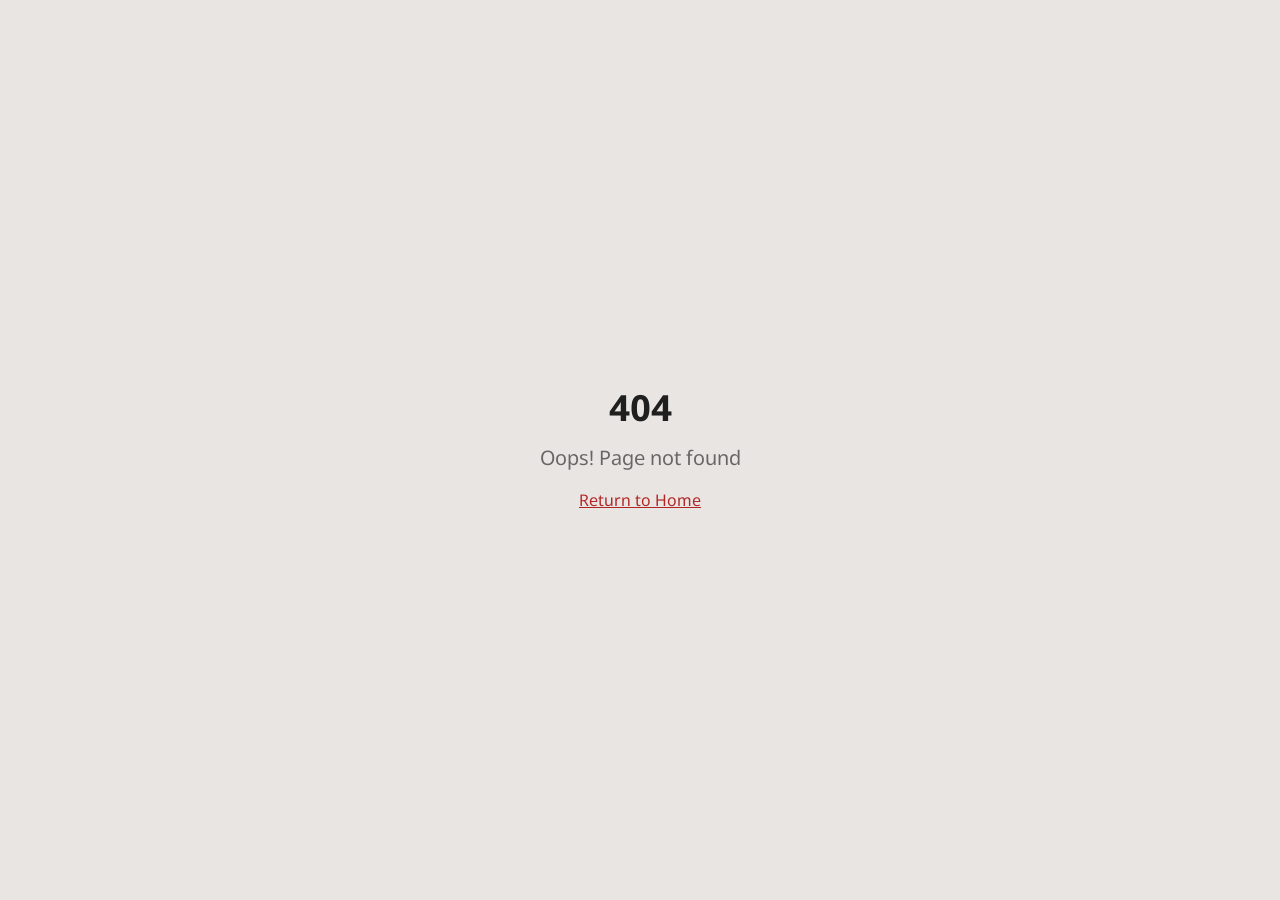
<file: index.html>
<!doctype html>
<html lang="he" dir="rtl">
  <head>
    <meta charset="UTF-8" />
    <meta name="viewport" content="width=device-width, initial-scale=1.0" />
    <title>יובל 50 שנה לאוגוסט 1976 | גדוד 890</title>
    <meta name="description" content="אתר המפגש של יובל 50 שנה למחזור אוגוסט 1976 של גדוד 890 – פרטי האירוע, תוכנית הערב, הוספה ליומן וגלריית זיכרונות.">
    <meta name="author" content="גדוד 890" />

    
    
    <meta property="og:type" content="website" />

    <link rel="preconnect" href="https://fonts.googleapis.com">
    <link rel="preconnect" href="https://fonts.gstatic.com" crossorigin>
    <link href="https://fonts.googleapis.com/css2?family=Noto+Sans+Hebrew:wght@400;500;600;700;800;900&display=swap" rel="stylesheet">
    <meta property="og:title" content="יובל 50 שנה לאוגוסט 1976 | גדוד 890">
  <meta name="twitter:title" content="יובל 50 שנה לאוגוסט 1976 | גדוד 890">
  <meta property="og:description" content="אתר המפגש של יובל 50 שנה למחזור אוגוסט 1976 של גדוד 890 – פרטי האירוע, תוכנית הערב, הוספה ליומן וגלריית זיכרונות.">
  <meta name="twitter:description" content="אתר המפגש של יובל 50 שנה למחזור אוגוסט 1976 של גדוד 890 – פרטי האירוע, תוכנית הערב, הוספה ליומן וגלריית זיכרונות.">
  <meta property="og:image" content="https://pub-bb2e103a32db4e198524a2e9ed8f35b4.r2.dev/684adf5d-161c-4a4c-963f-5ecdc7f08a60/id-preview-b2a3dd49--408fadb8-6a3e-41e0-9c7b-fe7b3833964b.lovable.app-1774181332151.png">
  <meta name="twitter:image" content="https://pub-bb2e103a32db4e198524a2e9ed8f35b4.r2.dev/684adf5d-161c-4a4c-963f-5ecdc7f08a60/id-preview-b2a3dd49--408fadb8-6a3e-41e0-9c7b-fe7b3833964b.lovable.app-1774181332151.png">
  <meta name="twitter:card" content="summary_large_image">
  <script type="module" crossorigin src="/assets/index-BQGEaG_8.js"></script>
  <link rel="stylesheet" crossorigin href="/assets/index-g9Ngabo3.css">
</head>

  <body>
    <div id="root"></div>
  </body>
</html>
</file>
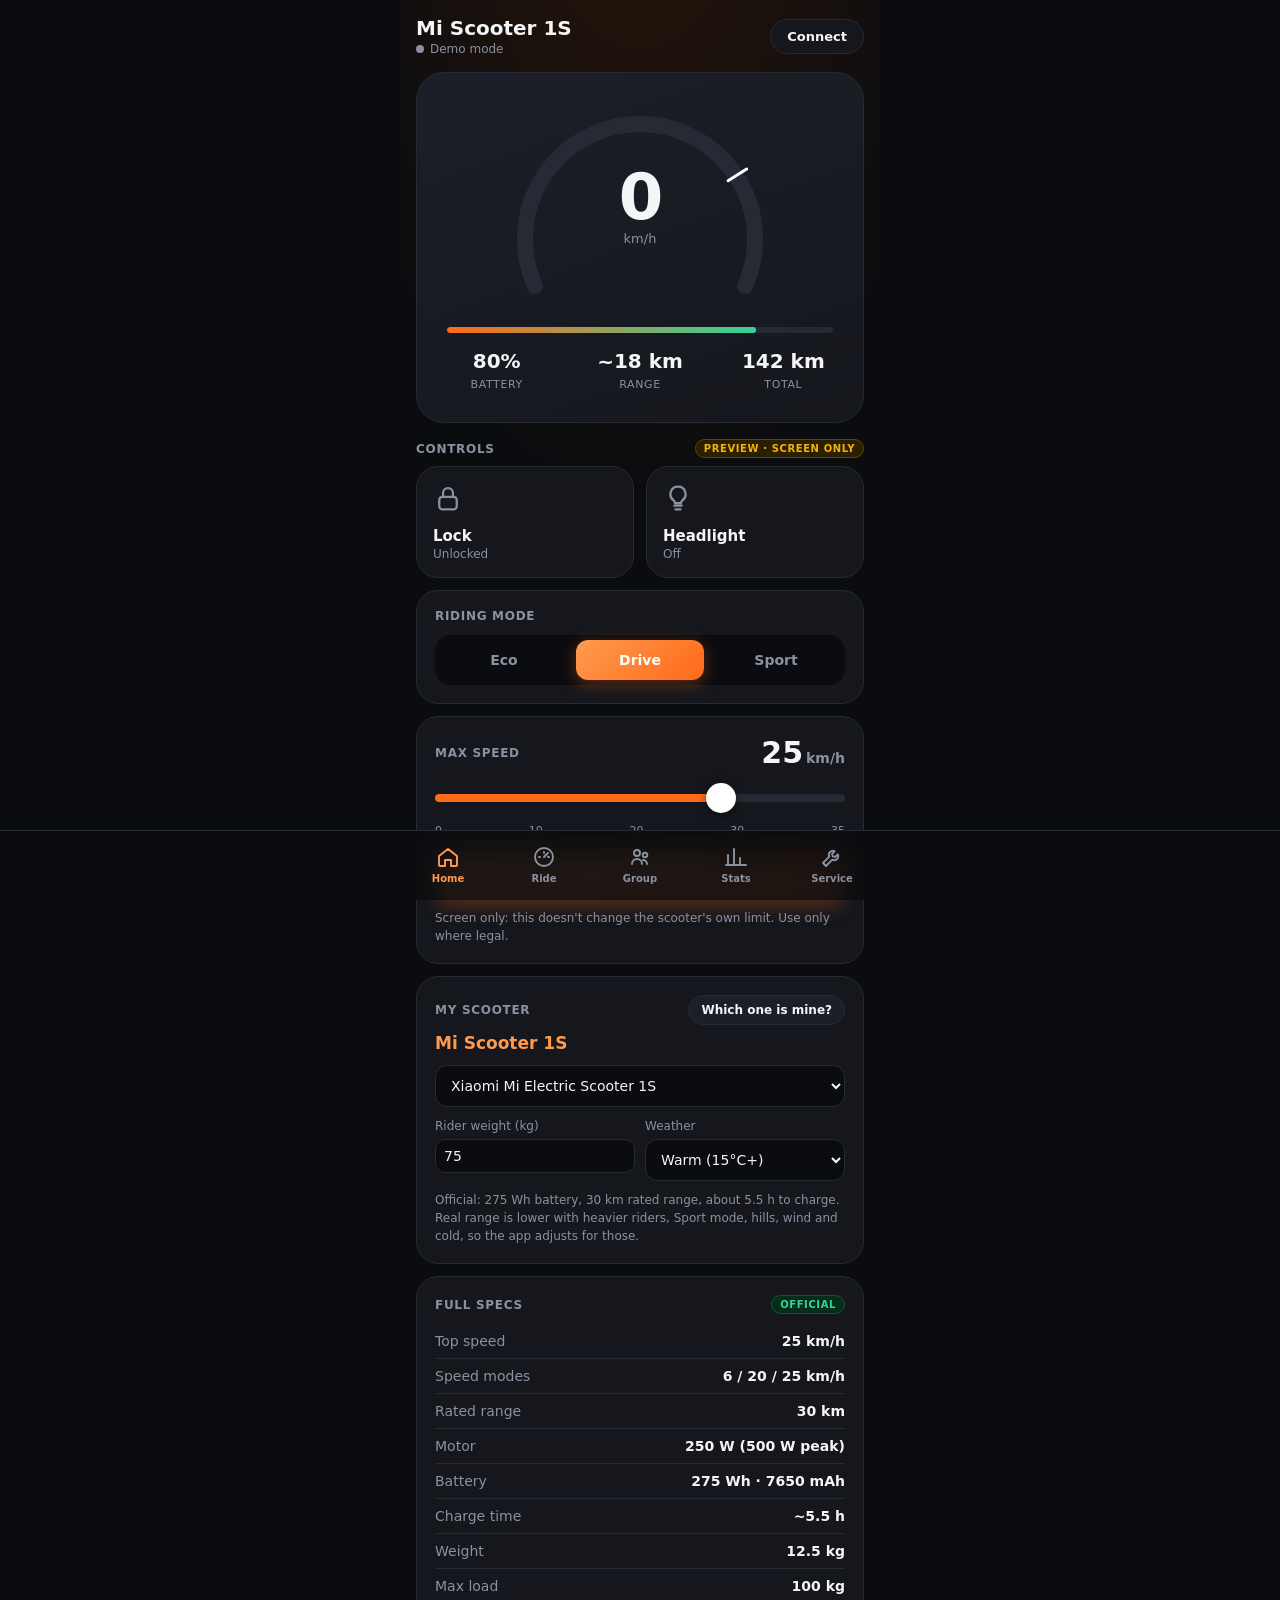
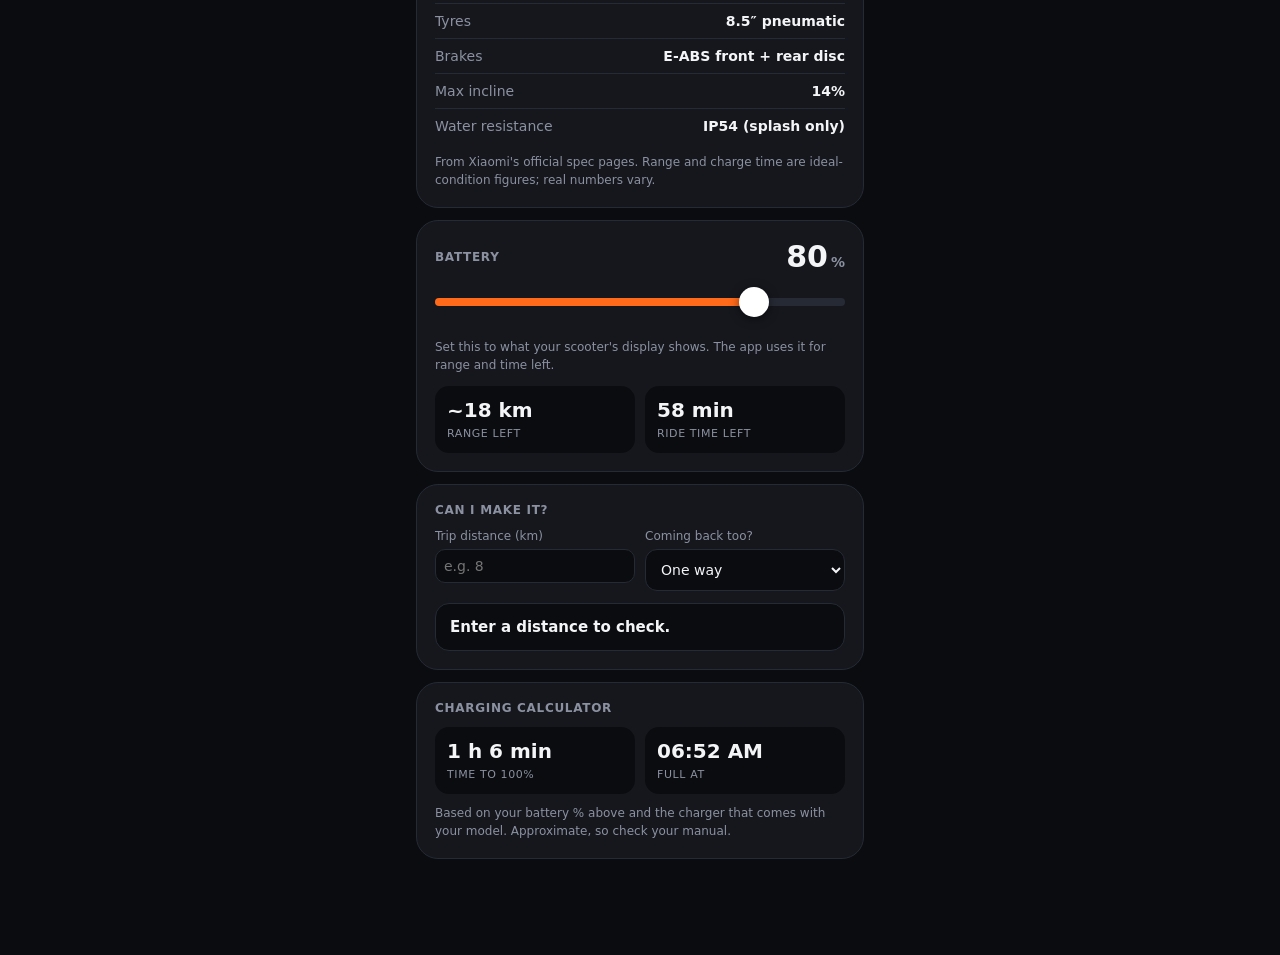
<file: scooter/index.html>
<!doctype html>
<html lang="en">
<head>
<meta charset="UTF-8">
<meta name="viewport" content="width=device-width, initial-scale=1, viewport-fit=cover, user-scalable=no">
<title>Scooter Home</title>
<meta name="theme-color" content="#0b0c10">
<link rel="manifest" href="manifest.webmanifest">
<link rel="icon" href="icon.svg" type="image/svg+xml">
<link rel="apple-touch-icon" href="icon-192.png">
<meta name="mobile-web-app-capable" content="yes">
<style>
:root{--bg:#0b0c10;--card:#15171d;--card2:#1c1f27;--line:#262a34;--tx:#f4f5f7;--mut:#8b91a0;--ac:#ff6a1a;--ac2:#ff9a4d;--ok:#34d399;--warn:#f5b301;--bad:#ef4444;color-scheme:dark}
@media (prefers-color-scheme:dark){:root:not([data-theme="light"]){--bg:#0b0c10}}
:root[data-theme="dark"]{--bg:#0b0c10}
*{box-sizing:border-box;-webkit-tap-highlight-color:transparent}
html,body{margin:0;background:var(--bg);color:var(--tx);font-family:system-ui,-apple-system,"Segoe UI",Roboto,sans-serif}
body{min-height:100vh;padding:max(16px,env(safe-area-inset-top)) 16px calc(96px + env(safe-area-inset-bottom));max-width:480px;margin:0 auto;background:radial-gradient(120% 50% at 50% -10%,#2a1608 0%,transparent 60%),var(--bg)}
header{display:flex;justify-content:space-between;align-items:center;margin-bottom:16px}
h1{font-size:20px;margin:0;font-weight:700}
h2{font-size:22px;margin:4px 0 14px;font-weight:800}
.sub{font-size:12px;color:var(--mut);margin-top:2px;display:flex;align-items:center;gap:6px}
.dot{width:8px;height:8px;border-radius:50%;background:var(--mut)}
.dot.on{background:var(--ok);box-shadow:0 0 8px var(--ok)}
.dot.rec{background:var(--bad);box-shadow:0 0 8px var(--bad);animation:bl 1s infinite}
@keyframes bl{50%{opacity:.3}}
.pill{border:1px solid var(--line);background:var(--card);color:var(--tx);border-radius:999px;padding:9px 16px;font:inherit;font-size:13px;font-weight:600}
button:active{transform:scale(.97)}
.hero{position:relative;background:linear-gradient(160deg,var(--card2),var(--card));border:1px solid var(--line);border-radius:28px;padding:18px 12px 20px;text-align:center;overflow:hidden}
.gauge{width:100%;max-width:300px;margin:0 auto;display:block}
.speed{position:absolute;left:0;right:0;top:92px;pointer-events:none}
.speed b{font-size:64px;font-weight:800;letter-spacing:-2px;line-height:1}
.speed span{display:block;color:var(--mut);font-size:13px;margin-top:2px}
.stats{display:grid;grid-template-columns:repeat(3,1fr);gap:8px;margin-top:6px}
.stat{padding:10px 4px}.stat b{display:block;font-size:20px;font-weight:700}
.stat span{font-size:11px;color:var(--mut);text-transform:uppercase;letter-spacing:.6px}
.bat{height:6px;background:var(--line);border-radius:9px;margin:6px 18px 0;overflow:hidden}
.bat i{display:block;height:100%;background:linear-gradient(90deg,var(--ac),var(--ok));border-radius:9px;transition:width .6s}
.grid{display:grid;grid-template-columns:1fr 1fr;gap:12px;margin-top:12px}
.tile{background:var(--card);border:1px solid var(--line);border-radius:22px;padding:16px;text-align:left;color:var(--tx);font:inherit;transition:.2s;display:flex;flex-direction:column;gap:14px;min-height:112px;justify-content:space-between}
.tile svg{width:30px;height:30px;stroke:var(--mut);fill:none;stroke-width:1.8;stroke-linecap:round;stroke-linejoin:round}
.tile .t{font-weight:600;font-size:15px}.tile .s{font-size:12px;color:var(--mut);margin-top:2px}
.tile.on{background:linear-gradient(150deg,#3a1d0b,#2a1608);border-color:#6b3513}
.tile.on svg{stroke:var(--ac2)}.tile.on .s{color:var(--ac2)}
.card{background:var(--card);border:1px solid var(--line);border-radius:22px;padding:18px;margin-top:12px}
.row{display:flex;justify-content:space-between;align-items:center;gap:10px}
.lbl{font-size:12px;color:var(--mut);text-transform:uppercase;letter-spacing:.7px;font-weight:600}
.big{font-size:30px;font-weight:800}.big small{font-size:14px;color:var(--mut);font-weight:600;margin-left:3px}
.modes{display:grid;grid-template-columns:repeat(3,1fr);gap:8px;margin-top:12px;background:var(--bg);padding:5px;border-radius:16px}
.modes button{border:0;background:transparent;color:var(--mut);padding:12px 0;border-radius:12px;font:inherit;font-weight:700;font-size:14px}
.modes button.on{background:linear-gradient(135deg,var(--ac2),var(--ac));color:#fff;box-shadow:0 4px 16px rgba(255,106,26,.35)}
input[type=range]{-webkit-appearance:none;appearance:none;width:100%;height:44px;background:transparent;margin:6px 0 0}
input[type=range]::-webkit-slider-runnable-track{height:8px;border-radius:9px;background:linear-gradient(90deg,var(--ac) var(--p,70%),var(--line) var(--p,70%))}
input[type=range]::-webkit-slider-thumb{-webkit-appearance:none;width:30px;height:30px;border-radius:50%;background:#fff;margin-top:-11px;box-shadow:0 2px 10px rgba(0,0,0,.5)}
input[type=range]::-moz-range-track{height:8px;border-radius:9px;background:var(--line)}
input[type=range]::-moz-range-progress{height:8px;border-radius:9px;background:var(--ac)}
input[type=range]::-moz-range-thumb{width:30px;height:30px;border:0;border-radius:50%;background:#fff}
.ticks{display:flex;justify-content:space-between;font-size:11px;color:var(--mut)}
.note{font-size:12px;color:var(--mut);line-height:1.5;margin-top:10px}
.btn{width:100%;margin-top:14px;border:0;border-radius:16px;padding:15px;font:inherit;font-weight:700;font-size:15px;color:#fff;background:linear-gradient(135deg,var(--ac2),var(--ac));box-shadow:0 6px 20px rgba(255,106,26,.3)}
.btn.sec{background:var(--card2);border:1px solid var(--line);box-shadow:none}
.btn.stop{background:linear-gradient(135deg,#f87171,#dc2626);box-shadow:0 6px 20px rgba(220,38,38,.3)}
.btn2{display:grid;grid-template-columns:1fr 1fr;gap:10px}.btn2 .btn{margin-top:10px}
.kv{display:grid;grid-template-columns:1fr 1fr;gap:10px;margin-top:12px}
.kv div{background:var(--bg);border-radius:14px;padding:12px}.kv b{display:block;font-size:20px}
.kv span{font-size:11px;color:var(--mut);text-transform:uppercase;letter-spacing:.6px}
.mi{padding:14px 0;border-top:1px solid var(--line)}.mi:first-child{border-top:0}
.mi .n{font-weight:600;font-size:14px}.mi .d{font-size:12px;color:var(--mut);margin-top:3px}
.mi .bar{height:5px;background:var(--line);border-radius:9px;margin-top:9px;overflow:hidden}.mi .bar i{display:block;height:100%;border-radius:9px;background:var(--ok)}
.mi.warn .bar i{background:var(--warn)}.mi.bad .bar i{background:var(--bad)}.mi.bad .d.st{color:#ff8b8b}
.small{border:1px solid var(--line);background:var(--card2);color:var(--tx);border-radius:999px;padding:7px 12px;font:inherit;font-size:12px;font-weight:600;white-space:nowrap}
.inp{width:96px;background:var(--bg);border:1px solid var(--line);color:var(--tx);border-radius:10px;padding:8px;font:inherit;font-size:14px;text-align:right}
.chk{display:flex;align-items:center;gap:12px;padding:12px 0;border-top:1px solid var(--line);font-size:14px}
.chk:first-child{border-top:0}
.chk input{width:22px;height:22px;accent-color:var(--ac)}
.chart{display:flex;align-items:flex-end;gap:8px;height:120px;margin-top:14px}
.chart div{flex:1;display:flex;flex-direction:column;align-items:center;gap:6px;height:100%;justify-content:flex-end}
.chart i{display:block;width:100%;border-radius:8px 8px 4px 4px;background:linear-gradient(180deg,var(--ac2),var(--ac));min-height:3px}
.chart span{font-size:10px;color:var(--mut)}
.trip{display:flex;justify-content:space-between;padding:12px 0;border-top:1px solid var(--line);font-size:13px}
.trip:first-child{border-top:0}.trip b{font-size:15px}.trip .m{color:var(--mut);font-size:12px;margin-top:2px}
.alert{background:#3b0d0d;border:1px solid #7f1d1d;color:#fecaca;border-radius:16px;padding:12px 14px;margin-top:12px;font-weight:700;text-align:center;display:none}
.alert.show{display:block;animation:bl .6s infinite}
nav{position:fixed;left:0;right:0;bottom:0;background:rgba(11,12,16,.92);backdrop-filter:blur(14px);-webkit-backdrop-filter:blur(14px);border-top:1px solid var(--line);padding:8px 8px max(10px,env(safe-area-inset-bottom));display:flex;justify-content:center;z-index:5}
nav div{display:grid;grid-template-columns:repeat(5,1fr);width:100%;max-width:480px}
nav button{background:none;border:0;color:var(--mut);font:inherit;font-size:10px;font-weight:600;display:flex;flex-direction:column;align-items:center;gap:4px;padding:6px 0}
nav svg{width:24px;height:24px;stroke:currentColor;fill:none;stroke-width:1.9;stroke-linecap:round;stroke-linejoin:round}
nav button.on{color:var(--ac2)}
.page{display:none}.page.on{display:block}
.badge{display:inline-block;font-size:10px;font-weight:700;letter-spacing:.6px;text-transform:uppercase;color:var(--warn);border:1px solid #5c4600;background:#2a2000;border-radius:999px;padding:3px 8px}
.chosen{font-size:17px;font-weight:700;color:var(--ac2);margin:8px 0 4px}
.specsheet{margin-top:10px}
.specsheet div{display:flex;justify-content:space-between;gap:12px;padding:9px 0;border-top:1px solid var(--line);font-size:14px}
.specsheet div:first-child{border-top:0}
.specsheet .k{color:var(--mut)}.specsheet .v{font-weight:600;text-align:right}
.way{background:var(--bg);border:1px solid var(--line);border-radius:12px;padding:12px;margin-top:10px;font-size:13px;line-height:1.5;color:var(--mut)}
.way b{color:var(--tx)}
.preset{display:grid;grid-template-columns:repeat(3,1fr);gap:8px;margin-top:12px}
.preset button{border:1px solid var(--line);background:var(--card2);color:var(--tx);border-radius:14px;padding:14px 4px;font:inherit;font-weight:800;font-size:15px}
.board{border-radius:22px;border:1px solid var(--line);background:#000;min-height:160px;display:flex;align-items:center;justify-content:center;text-align:center;padding:20px;margin-top:12px;overflow:hidden}
.board b{font-weight:900;line-height:1.05;word-break:break-word}
.peers{display:flex;flex-wrap:wrap;gap:6px;margin-top:10px}
.peers span{font-size:11px;background:var(--bg);border:1px solid var(--line);border-radius:999px;padding:4px 10px;color:var(--mut)}
.feed{margin-top:12px}
.feed div{display:flex;gap:8px;padding:8px 0;border-top:1px solid var(--line);font-size:14px}
.feed div:first-child{border-top:0}.feed .who{color:var(--ac2);font-weight:700;white-space:nowrap}
.signbig{position:fixed;inset:0;background:#000;z-index:20;display:none;flex-direction:column;align-items:center;justify-content:center;text-align:center;padding:24px}
.signbig.show{display:flex}
.signbig b{color:#fff;font-weight:900;font-size:16vw;line-height:1;word-break:break-word}
.signbig .x{position:absolute;top:calc(16px + env(safe-area-inset-top));right:20px;color:#fff;font-size:34px;background:none;border:0}
.signbig.flash{animation:fl .5s steps(1) infinite}
@keyframes fl{50%{background:#fff}50.01%{color:#000}}
.sel{width:100%;background:var(--bg);border:1px solid var(--line);color:var(--tx);border-radius:12px;padding:11px;font:inherit;font-size:14px;margin-top:8px}
.f2{display:grid;grid-template-columns:1fr 1fr;gap:10px}
.fl{font-size:12px;color:var(--mut);margin-top:12px;display:block}
.fl .inp,.fl .sel{width:100%;text-align:left;margin-top:6px}
.verdict{margin-top:12px;border-radius:14px;padding:14px;font-weight:700;font-size:15px;background:var(--bg);border:1px solid var(--line)}
.verdict.yes{border-color:#14532d;background:#052e1a;color:#86efac}.verdict.maybe{border-color:#5c4600;background:#2a2000;color:#fde68a}.verdict.no{border-color:#7f1d1d;background:#3b0d0d;color:#fecaca}
.verdict small{display:block;font-weight:500;font-size:12px;opacity:.85;margin-top:4px}
.ach{display:grid;grid-template-columns:repeat(3,1fr);gap:10px;margin-top:12px}
.ach div{background:var(--bg);border:1px solid var(--line);border-radius:16px;padding:12px 6px;text-align:center;opacity:.35;filter:grayscale(1)}
.ach div.got{opacity:1;filter:none;border-color:#6b3513}
.ach b{display:block;font-size:26px}.ach span{font-size:11px;color:var(--mut);display:block;margin-top:4px;line-height:1.3}
#toast{position:fixed;left:16px;right:16px;bottom:calc(84px + env(safe-area-inset-bottom));max-width:448px;margin:auto;background:#242833;border:1px solid var(--line);border-radius:16px;padding:14px 16px;font-size:13px;line-height:1.4;opacity:0;transform:translateY(12px);transition:.25s;pointer-events:none;z-index:9}
#toast.show{opacity:1;transform:none}
</style>
</head>
<body>
<header>
  <div><h1 id="title">Scooter 4</h1><div class="sub"><i class="dot" id="dot"></i><span id="status">Demo mode</span></div></div>
  <button class="pill" id="connect">Connect</button>
</header>

<!-- HOME -->
<section class="page on" id="p-home">
  <div class="hero">
    <svg class="gauge" viewBox="0 0 300 230">
      <defs><linearGradient id="gg" x1="0" y1="0" x2="1" y2="0"><stop offset="0" stop-color="#ff9a4d"/><stop offset="1" stop-color="#ff4d00"/></linearGradient></defs>
      <path d="M45 195 A115 115 0 1 1 255 195" fill="none" stroke="#262a34" stroke-width="16" stroke-linecap="round"/>
      <path id="arc" d="M45 195 A115 115 0 1 1 255 195" fill="none" stroke="url(#gg)" stroke-width="16" stroke-linecap="round" pathLength="100" stroke-dasharray="0 100" style="transition:stroke-dasharray .5s"/>
      <path id="limit" d="" stroke="#fff" stroke-width="3" stroke-linecap="round"/>
    </svg>
    <div class="speed"><b id="spd">0</b><span id="spdSrc">km/h</span></div>
    <div class="bat"><i id="batbar"></i></div>
    <div class="stats">
      <div class="stat"><b id="batt">80%</b><span>Battery</span></div>
      <div class="stat"><b id="range">28 km</b><span>Range</span></div>
      <div class="stat"><b id="odo">142 km</b><span>Total</span></div>
    </div>
  </div>
  <div class="row" style="margin-top:16px"><span class="lbl">Controls</span><span class="badge">Preview · screen only</span></div>
  <div class="grid" style="margin-top:8px">
    <button class="tile" id="lock"><svg viewBox="0 0 24 24"><rect x="5" y="11" width="14" height="10" rx="2.5"/><path d="M8 11V8a4 4 0 0 1 8 0v3"/></svg><div><div class="t">Lock</div><div class="s" id="lockS">Unlocked</div></div></button>
    <button class="tile" id="light"><svg viewBox="0 0 24 24"><path d="M9 18h6M10 21h4M12 3a6 6 0 0 0-3.5 10.9c.6.5 1 1.2 1 2.1h5c0-.9.4-1.6 1-2.1A6 6 0 0 0 12 3z"/></svg><div><div class="t">Headlight</div><div class="s" id="lightS">Off</div></div></button>
  </div>
  <div class="card">
    <div class="lbl">Riding mode</div>
    <div class="modes" id="modes"><button data-m="eco">Eco</button><button data-m="drive" class="on">Drive</button><button data-m="sport">Sport</button></div>
  </div>
  <div class="card">
    <div class="row"><span class="lbl">Max speed</span><span class="big"><span id="maxv">25</span><small>km/h</small></span></div>
    <input type="range" id="max" min="0" max="35" step="1" value="25">
    <div class="ticks"><span>0</span><span>10</span><span>20</span><span>30</span><span>35</span></div>
    <button class="btn" id="apply">Apply speed limit</button>
    <div class="note">Screen only: this doesn't change the scooter's own limit. Use only where legal.</div>
  </div>
  <div class="card">
    <div class="row"><span class="lbl">My scooter</span><button class="small" id="whichBtn">Which one is mine?</button></div>
    <div class="chosen" id="chosen">Mi Scooter 1S</div>
    <select class="sel" id="model">
      <option value="s1">Xiaomi Mi Electric Scooter 1S</option>
      <option value="s4">Xiaomi Electric Scooter 4</option>
      <option value="pro">Xiaomi Electric Scooter 4 Pro</option>
      <option value="pro2">Xiaomi Electric Scooter 4 Pro (2nd Gen)</option>
      <option value="lite">Xiaomi Electric Scooter 4 Lite</option>
      <option value="ultra">Xiaomi Electric Scooter 4 Ultra</option>
    </select>
    <div class="f2">
      <label class="fl">Rider weight (kg)<input class="inp" id="weight" type="number" min="30" max="150" inputmode="numeric"></label>
      <label class="fl">Weather<select class="sel" id="temp"><option value="warm">Warm (15°C+)</option><option value="cool">Cool (5–15°C)</option><option value="cold">Cold (under 5°C)</option></select></label>
    </div>
    <div class="note" id="spec">Used to make the range estimate closer to real life.</div>
    <div id="whichHelp" style="display:none">
      <div class="note" style="margin-top:14px;color:var(--tx)"><b>3 easy ways to check which model you have:</b></div>
      <div class="way"><b>1. The Mi Home app</b><br>Open Mi Home and tap your scooter. The exact name is at the top, e.g. "Mi Electric Scooter 1S".</div>
      <div class="way"><b>2. The sticker</b><br>Look on the stem (the pole) or under the footboard for a label. It shows the model name and a number like <b>DDHBC02NEB</b> (1S) or <b>DDHBC08NEB</b> (Scooter 4).</div>
      <div class="way"><b>3. By looking at it</b><br>
        <b>1S:</b> smaller, 8.5" tyres, no suspension, single rear reflector. The common older model.<br>
        <b>Scooter 4:</b> 10" tubeless tyres, turn-signal look, bigger deck.<br>
        <b>4 Pro:</b> largest of the "4" family, longest range.<br>
        <b>4 Lite:</b> budget version, shorter range.<br>
        <b>4 Ultra:</b> biggest, has suspension front and back.</div>
      <div class="note">Still unsure? Tell me the number from the sticker and I'll identify it.</div>
    </div>
  </div>
  <div class="card">
    <div class="row"><span class="lbl">Full specs</span><span class="badge" style="color:var(--ok);border-color:#14532d;background:#052e1a">Official</span></div>
    <div class="specsheet" id="specsheet"></div>
    <div class="note">From Xiaomi's official spec pages. Range and charge time are ideal-condition figures; real numbers vary.</div>
  </div>
  <div class="card">
    <div class="row"><span class="lbl">Battery</span><span class="big"><span id="b2">80</span><small>%</small></span></div>
    <input type="range" id="battIn" min="0" max="100" step="1" value="80">
    <div class="note">Set this to what your scooter's display shows. The app uses it for range and time left.</div>
    <div class="kv">
      <div><b id="r2">~36 km</b><span>Range left</span></div>
      <div><b id="t2">1 h 56 min</b><span>Ride time left</span></div>
    </div>
  </div>
  <div class="card">
    <div class="lbl">Can I make it?</div>
    <div class="f2">
      <label class="fl">Trip distance (km)<input class="inp" id="tripKm" type="number" min="0" step="0.5" inputmode="decimal" placeholder="e.g. 8"></label>
      <label class="fl">Coming back too?<select class="sel" id="tripRound"><option value="1">One way</option><option value="2">Round trip</option></select></label>
    </div>
    <div class="verdict" id="verdict">Enter a distance to check.</div>
  </div>
  <div class="card">
    <div class="lbl">Charging calculator</div>
    <div class="kv">
      <div><b id="chTime">–</b><span>Time to 100%</span></div>
      <div><b id="chAt">–</b><span>Full at</span></div>
    </div>
    <div class="note">Based on your battery % above and the charger that comes with your model. Approximate, so check your manual.</div>
  </div>
</section>

<!-- RIDE -->
<section class="page" id="p-ride">
  <h2>GPS Ride</h2>
  <div class="hero" style="padding:26px 12px">
    <div style="font-size:84px;font-weight:800;letter-spacing:-3px;line-height:1" id="gSpd">0</div>
    <div class="lbl" style="margin-top:6px">km/h · real GPS speed</div>
    <div class="stats" style="margin-top:16px">
      <div class="stat"><b id="gDist">0.00</b><span>km</span></div>
      <div class="stat"><b id="gTime">0:00</b><span>Time</span></div>
      <div class="stat"><b id="gTop">0</b><span>Top km/h</span></div>
    </div>
  </div>
  <div class="alert" id="alert">SLOW DOWN</div>
  <button class="btn" id="rideBtn">Start ride</button>
  <div class="card">
    <div class="row"><span class="lbl">Speed alert</span><label class="row" style="gap:8px;font-size:14px"><input type="checkbox" id="alertOn" style="width:20px;height:20px;accent-color:var(--ac)"> On</label></div>
    <div class="row" style="margin-top:6px"><span class="big"><span id="alertV">25</span><small>km/h</small></span></div>
    <input type="range" id="alertIn" min="5" max="45" step="1" value="25">
    <div class="note">Your phone vibrates and the screen flashes when you go over this speed. Handy near police, school zones or bike paths.</div>
  </div>
  <div class="card">
    <div class="lbl">Where did I park?</div>
    <div class="note" id="parkInfo">No parking spot saved yet.</div>
    <div class="btn2"><button class="btn sec" id="parkSave">Save spot</button><button class="btn" id="parkGo">Navigate</button></div>
  </div>
  <div class="note">Keep this screen open while riding. GPS needs Chrome and location permission. It won't work inside the claude.ai preview.</div>
</section>

<!-- STATS -->
<section class="page" id="p-stats">
  <h2>Your rides</h2>
  <div class="kv" style="margin-top:0">
    <div><b id="sWeek">0 km</b><span>This week</span></div>
    <div><b id="sMonth">0 km</b><span>This month</span></div>
    <div><b id="sTrips">0</b><span>Rides</span></div>
    <div><b id="sTop">0</b><span>Top speed km/h</span></div>
  </div>
  <div class="card">
    <div class="lbl">Last 7 days</div>
    <div class="chart" id="chart"></div>
  </div>
  <div class="card">
    <div class="lbl">Saved vs. driving</div>
    <div class="kv">
      <div><b id="sMoney">0</b><span>Money saved</span></div>
      <div><b id="sCo2">0 kg</b><span>CO₂ saved</span></div>
    </div>
    <div class="row" style="margin-top:12px"><span class="note" style="margin:0">Car cost per km</span><input class="inp" id="costIn" type="number" step="0.1" min="0" inputmode="decimal"></div>
  </div>
  <div class="card">
    <div class="lbl">Achievements</div>
    <div class="ach" id="ach"></div>
  </div>
  <div class="card">
    <div class="row"><span class="lbl">Ride history</span><button class="small" id="addTrip">+ Add manually</button></div>
    <div id="trips" style="margin-top:6px"></div>
  </div>
</section>

<!-- SERVICE -->
<section class="page" id="p-service">
  <h2>Service</h2>
  <div class="card" style="margin-top:0">
    <div class="lbl">Before every ride</div>
    <div id="check" style="margin-top:6px"></div>
    <button class="btn sec" id="checkReset" style="margin-top:10px">Reset checklist</button>
  </div>
  <div class="card">
    <div class="row"><span class="lbl">Maintenance</span><span class="row" style="gap:6px;font-size:12px;color:var(--mut)">Odometer <input class="inp" id="odoIn" type="number" min="0" inputmode="numeric"> km</span></div>
    <div id="maint" style="margin-top:8px"></div>
    <div class="note">Nobody can predict exactly when a scooter will break. These usual service intervals help you catch wear early. GPS rides add to the odometer automatically.</div>
  </div>
  <div class="card">
    <div class="row"><span class="lbl">Charging</span><button class="small" id="charged">I charged it</button></div>
    <div class="kv">
      <div><b id="cCount">0</b><span>Charges logged</span></div>
      <div><b id="cLast">–</b><span>Last charge</span></div>
    </div>
    <div class="note">Battery tip: charge after rides, don't leave it at 0%, and store it at 40–60% if you won't ride for weeks.</div>
  </div>
  <div class="card">
    <div class="row"><span class="lbl">Expenses</span><button class="small" id="addExp">+ Add</button></div>
    <div class="kv">
      <div><b id="eTotal">0</b><span>Total spent</span></div>
      <div><b id="ePerKm">0</b><span>Cost per km</span></div>
    </div>
    <div id="exps" style="margin-top:8px"></div>
    <div class="note">Log parts, repairs, tyres, accessories. Include the scooter's price if you want the true cost per km.</div>
  </div>
</section>

<!-- GROUP -->
<section class="page" id="p-group">
  <h2>Group ride</h2>
  <div class="card" style="margin-top:0">
    <div class="row"><span class="lbl">Signal board</span><span class="sub" id="groupStat"><i class="dot"></i><span>Solo</span></span></div>
    <div class="board" id="board"><b id="boardTxt" style="font-size:34px;color:#444">Tap a signal</b></div>
    <div class="peers" id="peers"></div>
    <div class="preset" id="preset">
      <button data-s="STOP" style="color:#ff6a6a">STOP</button>
      <button data-s="SLOW" style="color:#f5b301">SLOW</button>
      <button data-s="GO" style="color:#34d399">GO</button>
      <button data-s="◀ LEFT">◀ LEFT</button>
      <button data-s="RIGHT ▶">RIGHT ▶</button>
      <button data-s="WAIT">WAIT</button>
    </div>
    <div class="row" style="gap:8px">
      <input class="inp" id="msgIn" style="flex:1;width:auto;text-align:left" placeholder="Type your own…" maxlength="40">
      <button class="small" id="msgSend">Show</button>
    </div>
    <div class="btn2">
      <button class="btn sec" id="torchBtn">🔦 Torch</button>
      <button class="btn" id="fullBtn">Full-screen sign</button>
    </div>
    <div class="note" id="groupNote">Open this same link on each phone in your group and everyone sees the signals live. On your own phone, "Full-screen sign" shows a big message you hold up.</div>
  </div>
  <div class="card">
    <div class="lbl">Recent signals</div>
    <div class="feed" id="feed"><div class="note" style="border:0">No signals yet.</div></div>
  </div>
  <div class="card">
    <div class="row"><span class="lbl">Your name in the group</span></div>
    <input class="sel" id="nameIn" maxlength="14" placeholder="e.g. Guy" style="text-align:left">
    <div class="note">Shown next to the signals you send. Safety first: glance, don't stare. Keep your eyes on the road.</div>
  </div>
</section>

<div class="signbig" id="signbig"><button class="x" id="signX">✕</button><b id="signTxt">STOP</b></div>

<nav><div>
  <button class="on" data-p="home"><svg viewBox="0 0 24 24"><path d="M3 11l9-7 9 7v9a1 1 0 0 1-1 1h-5v-6h-6v6H4a1 1 0 0 1-1-1z"/></svg>Home</button>
  <button data-p="ride"><svg viewBox="0 0 24 24"><circle cx="12" cy="12" r="9"/><path d="M12 12l4-4"/><path d="M12 7v1M7 12h1M16 12h1"/></svg>Ride</button>
  <button data-p="group"><svg viewBox="0 0 24 24"><circle cx="9" cy="8" r="3"/><circle cx="17" cy="10" r="2.3"/><path d="M4 19c0-2.8 2.2-5 5-5s5 2.2 5 5M15 15c2.2 0 4 1.6 4 4"/></svg>Group</button>
  <button data-p="stats"><svg viewBox="0 0 24 24"><path d="M4 20V10M10 20V4M16 20v-7M22 20H2"/></svg>Stats</button>
  <button data-p="service"><svg viewBox="0 0 24 24"><path d="M14.7 6.3a4 4 0 0 0-5.4 5.4L3 18l3 3 6.3-6.3a4 4 0 0 0 5.4-5.4l-2.6 2.6-2.4-.6-.6-2.4z"/></svg>Service</button>
</div></nav>
<div id="toast"></div>

<script>
const $=id=>document.getElementById(id);
const store={get(k,d){try{const v=localStorage.getItem(k);return v?JSON.parse(v):d}catch(e){return d}},set(k,v){try{localStorage.setItem(k,JSON.stringify(v))}catch(e){}}};
const S={locked:false,light:false,mode:'drive',max:25,applied:25,speed:0,connected:false};
const D=Object.assign({batt:80,odo:142,done:{tyre:80,bolts:0,brake:0,clean:0,bat:0,pro:0},trips:[],cost:0.5,alert:25,alertOn:false,park:null,charges:[],check:{},model:'s1',weight:75,temp:'warm',exps:[],name:''},store.get('scooterData',{}));
const old=store.get('scooterM',null);if(old&&!store.get('scooterData',null)){D.odo=old.odo??D.odo;Object.assign(D.done,old.done||{})}
const save=()=>store.set('scooterData',D);
let ble=null,toastT;
function toast(m){const t=$('toast');t.textContent=m;t.classList.add('show');clearTimeout(toastT);toastT=setTimeout(()=>t.classList.remove('show'),3600)}

// ---------- tabs ----------
document.querySelector('nav').onclick=e=>{const b=e.target.closest('button');if(!b)return;
  document.querySelectorAll('nav button').forEach(x=>x.classList.toggle('on',x===b));
  document.querySelectorAll('.page').forEach(p=>p.classList.toggle('on',p.id==='p-'+b.dataset.p));
  window.scrollTo(0,0);renderAll()};

// ---------- home ----------
// Official Xiaomi specs (mi.com): rated range is measured at 75 kg, 15 km/h, flat road.
const MODELS={s1:{name:'Mi Scooter 1S',range:30,charge:5.5,wh:275},s4:{name:'Scooter 4',range:35,charge:5,wh:275},pro:{name:'Scooter 4 Pro',range:55,charge:8.5,wh:446},pro2:{name:'Scooter 4 Pro (2nd Gen)',range:60,charge:9,wh:468},lite:{name:'Scooter 4 Lite',range:20,charge:4.5,wh:187},ultra:{name:'Scooter 4 Ultra',range:70,charge:6.5,wh:562}};
// Exact official Xiaomi specifications per model
const SPECS={
 s1:{'Top speed':'25 km/h','Speed modes':'6 / 20 / 25 km/h','Rated range':'30 km','Motor':'250 W (500 W peak)','Battery':'275 Wh · 7650 mAh','Charge time':'~5.5 h','Weight':'12.5 kg','Max load':'100 kg','Tyres':'8.5″ pneumatic','Brakes':'E-ABS front + rear disc','Max incline':'14%','Water resistance':'IP54 (splash only)'},
 s4:{'Top speed':'25 km/h','Speed modes':'6 / 20 / 25 km/h','Rated range':'35 km','Motor':'300 W (600 W peak)','Battery':'275 Wh · 7650 mAh','Charge time':'~5 h','Weight':'17.2 kg','Max load':'120 kg','Tyres':'10″ tubeless','Brakes':'E-ABS front + rear disc','Max incline':'16%','Water resistance':'IP54 (splash only)'},
 pro:{'Top speed':'25 km/h','Speed modes':'6 / 20 / 25 km/h','Rated range':'55 km','Motor':'350 W (700 W peak)','Battery':'446 Wh','Charge time':'~8–9 h','Weight':'17 kg','Max load':'120 kg','Tyres':'10″ tubeless','Brakes':'E-ABS front + rear disc','Max incline':'20%','Water resistance':'IP54 (splash only)'},
 pro2:{'Top speed':'25 km/h','Speed modes':'6 / 20 / 25 km/h','Rated range':'60 km','Motor':'350 W (700 W peak)','Battery':'468 Wh','Charge time':'~9 h','Weight':'18.5 kg','Max load':'120 kg','Tyres':'10″ tubeless','Brakes':'Drum + E-ABS','Max incline':'20%','Water resistance':'IP55'},
 lite:{'Top speed':'25 km/h','Speed modes':'6 / 20 / 25 km/h','Rated range':'20 km','Motor':'250 W','Battery':'187 Wh · 5200 mAh','Charge time':'~4.5 h','Weight':'13 kg','Max load':'100 kg','Tyres':'8.5″','Brakes':'E-ABS front + rear drum','Max incline':'14%','Water resistance':'IP54 (splash only)'},
 ultra:{'Top speed':'25 km/h','Speed modes':'6 / 20 / 25 / 25 km/h','Rated range':'70 km','Motor':'500 W (940 W peak)','Battery':'562 Wh','Charge time':'~6.5 h','Weight':'24.5 kg','Max load':'120 kg','Tyres':'10″ tubeless, front + rear suspension','Brakes':'Dual disc + E-ABS','Max incline':'22%','Water resistance':'IP55'}};
function fullRange(){const m=MODELS[D.model]||MODELS.s4;
  const mode={eco:1.15,drive:1,sport:.8}[S.mode],w=Math.min(1.2,Math.max(.6,1-(D.weight-75)*.006)),t={warm:1,cool:.88,cold:.72}[D.temp];
  return m.range*.75*mode*w*t}
const fmtT=min=>{const h=Math.floor(min/60),m=Math.round(min%60);return h?h+' h '+m+' min':m+' min'};
function renderHome(){
  const live=R.on?R.speed:S.speed;
  $('lock').classList.toggle('on',S.locked);$('lockS').textContent=S.locked?'Locked':'Unlocked';
  $('light').classList.toggle('on',S.light);$('lightS').textContent=S.light?'On':'Off';
  document.querySelectorAll('#modes button').forEach(b=>b.classList.toggle('on',b.dataset.m===S.mode));
  $('maxv').textContent=S.max;$('max').value=S.max;$('max').style.setProperty('--p',S.max/35*100+'%');
  $('spd').textContent=Math.round(live);$('spdSrc').textContent=R.on?'km/h · GPS':'km/h';
  $('arc').style.opacity=live<.5?0:1;$('arc').setAttribute('stroke-dasharray',(Math.min(live,35)/35*100).toFixed(1)+' 100');
  const a=(135+270*S.applied/35)*Math.PI/180,cx=150,cy=145;
  $('limit').setAttribute('d',`M${cx+104*Math.cos(a)} ${cy+104*Math.sin(a)} L${cx+126*Math.cos(a)} ${cy+126*Math.sin(a)}`);
  const r=D.batt/100*fullRange();$('model').value=D.model;$('temp').value=D.temp;if(document.activeElement!==$('weight'))$('weight').value=D.weight;{const m=MODELS[D.model]||MODELS.s4;$('title').textContent=m.name;$('chosen').textContent=m.name;$('spec').textContent='Official: '+m.wh+' Wh battery, '+m.range+' km rated range, about '+m.charge+' h to charge. Real range is lower with heavier riders, Sport mode, hills, wind and cold, so the app adjusts for those.';const sp=SPECS[D.model]||SPECS.s1;$('specsheet').innerHTML=Object.keys(sp).map(k=>`<div><span class="k">${k}</span><span class="v">${sp[k]}</span></div>`).join('')}renderPlan();
  $('batt').textContent=D.batt+'%';$('batbar').style.width=D.batt+'%';$('range').textContent='~'+Math.round(r)+' km';$('odo').textContent=Math.round(D.odo)+' km';
  $('b2').textContent=D.batt;$('battIn').value=D.batt;$('battIn').style.setProperty('--p',D.batt+'%');
  $('r2').textContent='~'+Math.round(r)+' km';
  $('t2').textContent=fmtT(r/(Math.max(10,Math.min(S.applied,{eco:15,drive:22,sport:30}[S.mode])*.85))*60);
  $('dot').className='dot'+(R.on?' rec':S.connected?' on':'');
  $('status').textContent=R.on?'Recording ride':S.connected?'Bluetooth connected':'Demo mode';
  $('connect').textContent=S.connected?'Disconnect':'Connect';
}
async function send(){if(S.connected){toast('Connected, but this scooter needs Xiaomi’s encrypted pairing before it accepts commands. Not supported yet.');return false}return true}
$('lock').onclick=async()=>{if(await send()){S.locked=!S.locked;if(S.locked)S.speed=0;renderHome()}};
$('light').onclick=async()=>{if(await send()){S.light=!S.light;renderHome()}};
$('modes').onclick=async e=>{const m=e.target.dataset.m;if(m&&await send()){S.mode=m;renderHome()}};
$('max').oninput=e=>{S.max=+e.target.value;$('maxv').textContent=S.max;$('max').style.setProperty('--p',S.max/35*100+'%')};
$('apply').onclick=async()=>{if(await send()){S.applied=S.max;renderHome();toast('Max speed set to '+S.max+' km/h on screen')}};
$('battIn').oninput=e=>{D.batt=+e.target.value;save();renderHome()};
$('connect').onclick=async()=>{
  if(S.connected){try{ble&&ble.gatt.disconnect()}catch(e){}S.connected=false;ble=null;renderHome();return}
  if(!navigator.bluetooth){toast('Bluetooth isn’t available in this browser. Open in Chrome on Android.');return}
  try{ble=await navigator.bluetooth.requestDevice({acceptAllDevices:true,optionalServices:[0xfe95,'6e400001-b5a3-f393-e0a9-e50e24dcca9e']});
    await ble.gatt.connect();ble.addEventListener('gattserverdisconnected',()=>{S.connected=false;renderHome()});
    S.connected=true;renderHome();toast('Connected to '+(ble.name||'device')+'. Commands need Xiaomi pairing, which isn’t supported yet.');
  }catch(e){if(e.name==='NotFoundError')return;if(e.name==='SecurityError'||/permissions policy/i.test(e.message))toast('Bluetooth is blocked on this page. Open the app from its GitHub Pages link in Chrome.');else toast('Could not connect: '+e.message)}
};

// ---------- GPS ride ----------
const R={on:false,watch:null,start:0,dist:0,top:0,speed:0,last:null,lock:null,alerting:false};
const hav=(a,b)=>{const t=x=>x*Math.PI/180,R0=6371,dLa=t(b.lat-a.lat),dLo=t(b.lon-a.lon);const h=Math.sin(dLa/2)**2+Math.cos(t(a.lat))*Math.cos(t(b.lat))*Math.sin(dLo/2)**2;return 2*R0*Math.asin(Math.sqrt(h))};
const mmss=s=>{s=Math.floor(s);const h=Math.floor(s/3600),m=Math.floor(s%3600/60),x=s%60;return(h?h+':'+String(m).padStart(2,'0'):m)+':'+String(x).padStart(2,'0')};
function onPos(p){
  const c=p.coords,pt={lat:c.latitude,lon:c.longitude,t:p.timestamp};
  if(c.accuracy>35)return;
  let v=c.speed!=null&&!isNaN(c.speed)?c.speed*3.6:null;
  if(R.last){const d=hav(R.last,pt),dt=(pt.t-R.last.t)/3600000;
    if(dt>0){const calc=d/dt;if(v==null)v=calc;if(calc<80&&d>0.002)R.dist+=d}}
  R.last=pt;R.speed=Math.max(0,v||0);if(R.speed<1.5)R.speed=0;R.top=Math.max(R.top,R.speed);
  checkAlert();renderRide();renderHome();
}
function checkAlert(){
  const over=D.alertOn&&R.speed>D.alert;
  $('alert').classList.toggle('show',over);$('alert').textContent='SLOW DOWN – over '+D.alert+' km/h';
  if(over&&!R.alerting&&navigator.vibrate)navigator.vibrate([300,150,300]);R.alerting=over;
}
function renderRide(){
  $('gSpd').textContent=Math.round(R.speed);$('gDist').textContent=R.dist.toFixed(2);$('gTop').textContent=Math.round(R.top);
  $('gTime').textContent=R.on?mmss((Date.now()-R.start)/1000):'0:00';
  $('rideBtn').textContent=R.on?'Stop & save ride':'Start ride';$('rideBtn').classList.toggle('stop',R.on);
  $('alertV').textContent=D.alert;$('alertIn').value=D.alert;$('alertIn').style.setProperty('--p',(D.alert-5)/40*100+'%');$('alertOn').checked=D.alertOn;
  $('parkInfo').textContent=D.park?'Saved '+new Date(D.park.t).toLocaleString([], {weekday:'short',hour:'2-digit',minute:'2-digit'})+' (±'+Math.round(D.park.acc)+' m)':'No parking spot saved yet.';
}
setInterval(()=>{if(R.on)$('gTime').textContent=mmss((Date.now()-R.start)/1000)},1000);
$('rideBtn').onclick=async()=>{
  if(!R.on){
    if(!navigator.geolocation){toast('GPS isn’t available in this browser.');return}
    Object.assign(R,{on:true,start:Date.now(),dist:0,top:0,speed:0,last:null});
    R.watch=navigator.geolocation.watchPosition(onPos,e=>{if(e.code===1){toast('Location blocked. Allow location for this page (it doesn’t work inside the claude.ai preview).');stopRide(false)}else toast('Waiting for GPS signal…')},{enableHighAccuracy:true,maximumAge:0});
    try{R.lock=await navigator.wakeLock.request('screen')}catch(e){}
    renderRide();renderHome();toast('Ride started. Keep the screen on.');
  }else stopRide(true);
};
function stopRide(keep){
  if(R.watch!=null)navigator.geolocation.clearWatch(R.watch);R.watch=null;
  try{R.lock&&R.lock.release()}catch(e){}R.lock=null;
  const secs=(Date.now()-R.start)/1000;
  if(keep&&R.dist>=0.05){D.trips.unshift({t:R.start,km:+R.dist.toFixed(2),s:Math.round(secs),top:Math.round(R.top)});D.odo+=R.dist;save();toast('Saved: '+R.dist.toFixed(2)+' km in '+mmss(secs))}
  else if(keep)toast('Ride too short to save.');
  R.on=false;R.speed=0;$('alert').classList.remove('show');renderAll();
}
$('alertIn').oninput=e=>{D.alert=+e.target.value;save();renderRide()};
$('alertOn').onchange=e=>{D.alertOn=e.target.checked;save();if(D.alertOn&&navigator.vibrate)navigator.vibrate(80)};
$('parkSave').onclick=()=>{if(!navigator.geolocation){toast('GPS isn’t available here.');return}
  toast('Getting your location…');
  navigator.geolocation.getCurrentPosition(p=>{D.park={lat:p.coords.latitude,lon:p.coords.longitude,acc:p.coords.accuracy,t:Date.now()};save();renderRide();toast('Parking spot saved')},
  e=>toast(e.code===1?'Location blocked for this page.':'Could not get location: '+e.message),{enableHighAccuracy:true,timeout:20000})};
$('parkGo').onclick=()=>{if(!D.park){toast('Save a parking spot first.');return}window.open(`https://www.google.com/maps/dir/?api=1&destination=${D.park.lat},${D.park.lon}&travelmode=walking`,'_blank')};

// ---------- stats ----------
function renderStats(){
  const now=new Date(),day=864e5,sod=new Date(now.getFullYear(),now.getMonth(),now.getDate()).getTime();
  const wk=D.trips.filter(t=>t.t>=sod-6*day).reduce((a,t)=>a+t.km,0);
  const mo=D.trips.filter(t=>{const d=new Date(t.t);return d.getMonth()===now.getMonth()&&d.getFullYear()===now.getFullYear()}).reduce((a,t)=>a+t.km,0);
  const all=D.trips.reduce((a,t)=>a+t.km,0);
  $('sWeek').textContent=wk.toFixed(1)+' km';$('sMonth').textContent=mo.toFixed(1)+' km';$('sTrips').textContent=D.trips.length;
  $('sTop').textContent=D.trips.reduce((a,t)=>Math.max(a,t.top||0),0);
  $('sMoney').textContent=(all*D.cost).toFixed(0);$('sCo2').textContent=(all*0.17).toFixed(1)+' kg';
  if(document.activeElement!==$('costIn'))$('costIn').value=D.cost;
  const days=[...Array(7)].map((_,i)=>{const s=sod-(6-i)*day;return{l:new Date(s).toLocaleDateString([], {weekday:'narrow'}),km:D.trips.filter(t=>t.t>=s&&t.t<s+day).reduce((a,t)=>a+t.km,0)}});
  const mx=Math.max(1,...days.map(d=>d.km));
  $('chart').innerHTML=days.map(d=>`<div><span>${d.km?d.km.toFixed(1):''}</span><i style="height:${d.km/mx*80}%"></i><span>${d.l}</span></div>`).join('');
  $('trips').innerHTML=D.trips.length?D.trips.slice(0,30).map((t,i)=>`<div class="trip"><div><b>${t.km.toFixed(2)} km</b><div class="m">${new Date(t.t).toLocaleString([], {weekday:'short',day:'numeric',month:'short',hour:'2-digit',minute:'2-digit'})}</div></div><div style="text-align:right"><div>${t.s?mmss(t.s):'–'}</div><div class="m">${t.top?'top '+t.top+' km/h':'manual'} <button class="small" data-del="${i}" style="padding:3px 8px;margin-left:4px">×</button></div></div></div>`).join(''):'<div class="note">No rides yet. Start one on the Ride tab, or add one by hand.</div>';
}
$('costIn').onchange=e=>{D.cost=Math.max(0,+e.target.value||0);save();renderStats()};
$('addTrip').onclick=()=>{const v=parseFloat(prompt('How many km did you ride?')||'');if(!(v>0))return;D.trips.unshift({t:Date.now(),km:v,s:0,top:0});D.odo+=v;save();renderAll();toast('Added '+v+' km')};
$('trips').onclick=e=>{const i=e.target.dataset.del;if(i==null)return;if(!confirm('Delete this ride?'))return;D.trips.splice(+i,1);save();renderStats()};

// ---------- service ----------
const ITEMS=[
 {id:'tyre',n:'Tyre pressure & tread',km:100,d:'Check pressure (about 50–55 psi / 3.5–4 bar) and tread wear'},
 {id:'bolts',n:'Tighten bolts & folding latch',km:200,d:'Handlebar, stem and folding mechanism'},
 {id:'brake',n:'Brakes & brake pads',km:300,d:'Check lever feel and stopping distance'},
 {id:'clean',n:'Clean & lubricate',km:500,d:'Lube the folding hinge and cables, keep water off the ports'},
 {id:'bat',n:'Battery health check',km:1000,d:'Range drop, swelling, charge port condition'},
 {id:'pro',n:'Full service at a shop',km:2000,d:'Bearings, motor, controller, wiring'}];
const CHECK=['Tyres look firm','Both brakes work','Folding latch locked','Lights work','Battery enough for the trip','Helmet on'];
function renderService(){
  if(document.activeElement!==$('odoIn'))$('odoIn').value=Math.round(D.odo);
  $('maint').innerHTML=ITEMS.map(it=>{const used=D.odo-(D.done[it.id]??0),left=Math.round(it.km-used),pct=Math.min(100,Math.max(0,used/it.km*100));
    const cls=left<=0?'bad':left<=it.km*.2?'warn':'';
    return `<div class="mi ${cls}"><div class="row"><div><div class="n">${it.n}</div><div class="d st">${left<=0?'Overdue by '+(-left)+' km':left+' km until due'} · every ${it.km} km</div></div><button class="small" data-id="${it.id}">Done</button></div><div class="bar"><i style="width:${pct}%"></i></div><div class="d">${it.d}</div></div>`}).join('');
  $('check').innerHTML=CHECK.map((c,i)=>`<label class="chk"><input type="checkbox" data-c="${i}" ${D.check[i]?'checked':''}>${c}</label>`).join('');
  $('cCount').textContent=D.charges.length;
  $('cLast').textContent=D.charges.length?new Date(D.charges[0]).toLocaleDateString([], {day:'numeric',month:'short'}):'–';
}
$('odoIn').onchange=e=>{D.odo=Math.max(0,+e.target.value||0);save();renderAll()};
$('maint').onclick=e=>{const id=e.target.dataset.id;if(!id)return;D.done[id]=D.odo;D.serviced=true;save();renderService();renderAch();toast('Marked done at '+Math.round(D.odo)+' km')};
$('check').onchange=e=>{const i=e.target.dataset.c;if(i==null)return;D.check[i]=e.target.checked;save();renderAch();if(CHECK.every((_,k)=>D.check[k]))toast('All checks done. Ride safe!')};
$('checkReset').onclick=()=>{D.check={};save();renderService()};
$('charged').onclick=()=>{D.charges.unshift(Date.now());D.batt=100;save();renderAll();toast('Charge logged, battery set to 100%')};

// ---------- planner, charging ----------
function renderPlan(){
  const km=parseFloat($('tripKm').value)*(+$('tripRound').value),r=D.batt/100*fullRange(),v=$('verdict');
  if(!(km>0)){v.className='verdict';v.textContent='Enter a distance to check.'}
  else{const left=r-km,pct=Math.max(0,Math.round(left/fullRange()*100));
    if(left>=r*.25&&left>2){v.className='verdict yes';v.innerHTML='Yes, easily<small>About '+pct+'% battery left when you arrive.</small>'}
    else if(left>0){v.className='verdict maybe';v.innerHTML='Just about<small>You\u2019d arrive with around '+pct+'%. Eco mode will help.</small>'}
    else{v.className='verdict no';v.innerHTML='No, charge first<small>You\u2019re about '+Math.ceil(-left)+' km short. Charge to at least '+Math.min(100,Math.ceil(km/fullRange()*100*1.15))+'%.</small>'}}
  const h=(MODELS[D.model]||MODELS.s4).charge*(100-D.batt)/100;
  $('chTime').textContent=D.batt>=100?'Full':fmtT(h*60);
  $('chAt').textContent=D.batt>=100?'Now':new Date(Date.now()+h*36e5).toLocaleTimeString([], {hour:'2-digit',minute:'2-digit'});
}
$('model').onchange=e=>{D.model=e.target.value;save();renderHome();toast('Set to '+(MODELS[D.model]||MODELS.s4).name)};
$('whichBtn').onclick=()=>{const h=$('whichHelp');h.style.display=h.style.display==='none'?'block':'none'};
$('temp').onchange=e=>{D.temp=e.target.value;save();renderHome()};
$('weight').onchange=e=>{D.weight=Math.min(150,Math.max(30,+e.target.value||75));save();renderHome()};
$('tripKm').oninput=renderPlan;$('tripRound').onchange=renderPlan;

// ---------- achievements ----------
function renderAch(){
  const all=D.trips.reduce((a,t)=>a+t.km,0),longest=D.trips.reduce((a,t)=>Math.max(a,t.km),0),days=new Set(D.trips.map(t=>new Date(t.t).toDateString()));
  let streak=0;for(let d=new Date();days.has(d.toDateString());d.setDate(d.getDate()-1))streak++;
  const A=[['\ud83d\udef4','First ride',D.trips.length>=1],['\ud83d\udd1f','10 rides',D.trips.length>=10],['\ud83d\udcaf','100 km total',all>=100],
    ['\ud83c\udfc6','500 km total',all>=500],['\ud83d\udee3\ufe0f','15 km in one ride',longest>=15],['\ud83d\udd25','3-day streak',streak>=3],
    ['\ud83d\udd27','Did a service',!!D.serviced],['\u2705','Full safety check',CHECK.every((_,k)=>D.check[k])],['\ud83c\udf0d','Saved 10 kg CO\u2082',all*.17>=10]];
  $('ach').innerHTML=A.map(a=>`<div class="${a[2]?'got':''}"><b>${a[0]}</b><span>${a[1]}</span></div>`).join('');
}

// ---------- expenses ----------
function renderExp(){
  const tot=D.exps.reduce((a,e)=>a+e.amt,0);
  $('eTotal').textContent=tot.toFixed(0);$('ePerKm').textContent=D.odo>0?(tot/D.odo).toFixed(2):'0';
  $('exps').innerHTML=D.exps.map((e,i)=>`<div class="trip"><div><b>${e.name.replace(/[<>&]/g,'')}</b><div class="m">${new Date(e.t).toLocaleDateString([], {day:'numeric',month:'short',year:'numeric'})}</div></div><div style="text-align:right"><b>${e.amt.toFixed(0)}</b> <button class="small" data-x="${i}" style="padding:3px 8px;margin-left:4px">\u00d7</button></div></div>`).join('');
}
$('addExp').onclick=()=>{const n=(prompt('What did you pay for? (e.g. new tyre)')||'').trim();if(!n)return;const a=parseFloat(prompt('How much did it cost?')||'');if(!(a>=0))return;D.exps.unshift({t:Date.now(),name:n.slice(0,60),amt:a});save();renderExp();toast('Expense added')};
$('exps').onclick=e=>{const i=e.target.dataset.x;if(i==null||!confirm('Delete this expense?'))return;D.exps.splice(+i,1);save();renderExp()};

// ---------- group signal board ----------
const G={room:null,feed:[],peers:{},torch:null,track:null};
$('nameIn').value=D.name||'';
$('nameIn').onchange=e=>{D.name=e.target.value.slice(0,14);save()};
const myName=()=>D.name||'Rider';
function showSignal(txt,who,mine){
  $('boardTxt').textContent=txt;$('boardTxt').style.cssText='font-size:'+Math.max(20,Math.min(46,520/Math.max(4,txt.length)))+'px;color:#fff';
  G.feed.unshift({txt,who,t:Date.now()});G.feed=G.feed.slice(0,20);
  $('feed').innerHTML=G.feed.map(f=>`<div><span class="who">${(f.who||'?').replace(/[<>&]/g,'')}</span><span>${f.txt.replace(/[<>&]/g,'')}</span></div>`).join('');
  if(navigator.vibrate)navigator.vibrate(mine?30:[80,60,80]);
}
function sendSignal(txt){
  txt=(txt||'').trim().slice(0,40);if(!txt)return;
  showSignal(txt,myName(),true);
  if(G.room){try{G.room.emit('sig',{txt,who:myName()})}catch(e){}}
  bigSign(txt);
}
$('preset').onclick=e=>{const b=e.target.closest('button');if(b)sendSignal(b.dataset.s)};
$('msgSend').onclick=()=>{sendSignal($('msgIn').value);$('msgIn').value=''};
$('msgIn').addEventListener('keydown',e=>{if(e.key==='Enter'){sendSignal($('msgIn').value);$('msgIn').value=''}});

// full-screen sign you hold up
let flashT;
function bigSign(txt){
  $('signTxt').textContent=txt;const el=$('signbig');el.classList.add('show');
  clearTimeout(flashT);el.classList.toggle('flash',/stop|wait|slow/i.test(txt));
  flashT=setTimeout(()=>{el.classList.remove('show','flash')},6000);
}
$('fullBtn').onclick=()=>{bigSign($('boardTxt').textContent==='Tap a signal'?'HELLO':$('boardTxt').textContent)};
$('signbig').onclick=$('signX').onclick=()=>{$('signbig').classList.remove('show','flash')};

// torch (your own phone's flashlight) — Android Chrome
$('torchBtn').onclick=async()=>{
  try{
    if(G.torch){G.track.stop();G.torch=null;G.track=null;$('torchBtn').classList.remove('on');$('torchBtn').textContent='🔦 Torch';return}
    const s=await navigator.mediaDevices.getUserMedia({video:{facingMode:'environment'}});
    const tr=s.getVideoTracks()[0];
    if(!(tr.getCapabilities&&tr.getCapabilities().torch)){tr.stop();toast('This phone/browser won’t let a web page use the flashlight. Try Chrome on Android.');return}
    await tr.applyConstraints({advanced:[{torch:true}]});G.track=tr;G.torch=true;$('torchBtn').classList.add('on');$('torchBtn').textContent='🔦 Torch on';
  }catch(e){toast('Camera permission is needed to use the flashlight.')}
};

// live sync via the artifact room (works on the shared claude.ai link; solo elsewhere)
async function initRoom(){
  try{
    if(typeof window==='undefined'||!window.claude||!claude.use)return;
    const room=await claude.use('room');if(!room)return;
    G.room=room;
    $('groupStat').innerHTML='<i class="dot on"></i><span>Live</span>';
    $('groupNote').textContent='Live. Everyone who opens this shared link sees signals instantly. Share the link from the ⋯ menu, then tap "Share".';
    room.on('sig',m=>{if(m&&m.data&&m.data.txt)showSignal(String(m.data.txt).slice(0,40),String(m.data.who||'Rider').slice(0,14),false)});
    room.presence({name:myName()});
    room.onPeers(list=>{G.peers=list||[];const me=list?list.length:1;$('peers').innerHTML=(list||[]).map(p=>`<span>${((p.state&&p.state.name)||'Rider').replace(/[<>&]/g,'')}${p.you?' (you)':''}</span>`).join('');});
  }catch(e){}
}
initRoom();

function renderAll(){renderHome();renderRide();renderStats();renderService();renderAch();renderExp()}
renderAll();
if('serviceWorker' in navigator)navigator.serviceWorker.register('sw.js').catch(()=>{});
</script>
</body>
</html>
</file>
<file: assets/index-g9Ngabo3.css>
*,:before,:after{--tw-border-spacing-x: 0;--tw-border-spacing-y: 0;--tw-translate-x: 0;--tw-translate-y: 0;--tw-rotate: 0;--tw-skew-x: 0;--tw-skew-y: 0;--tw-scale-x: 1;--tw-scale-y: 1;--tw-pan-x: ;--tw-pan-y: ;--tw-pinch-zoom: ;--tw-scroll-snap-strictness: proximity;--tw-gradient-from-position: ;--tw-gradient-via-position: ;--tw-gradient-to-position: ;--tw-ordinal: ;--tw-slashed-zero: ;--tw-numeric-figure: ;--tw-numeric-spacing: ;--tw-numeric-fraction: ;--tw-ring-inset: ;--tw-ring-offset-width: 0px;--tw-ring-offset-color: #fff;--tw-ring-color: rgb(59 130 246 / .5);--tw-ring-offset-shadow: 0 0 #0000;--tw-ring-shadow: 0 0 #0000;--tw-shadow: 0 0 #0000;--tw-shadow-colored: 0 0 #0000;--tw-blur: ;--tw-brightness: ;--tw-contrast: ;--tw-grayscale: ;--tw-hue-rotate: ;--tw-invert: ;--tw-saturate: ;--tw-sepia: ;--tw-drop-shadow: ;--tw-backdrop-blur: ;--tw-backdrop-brightness: ;--tw-backdrop-contrast: ;--tw-backdrop-grayscale: ;--tw-backdrop-hue-rotate: ;--tw-backdrop-invert: ;--tw-backdrop-opacity: ;--tw-backdrop-saturate: ;--tw-backdrop-sepia: ;--tw-contain-size: ;--tw-contain-layout: ;--tw-contain-paint: ;--tw-contain-style: }::backdrop{--tw-border-spacing-x: 0;--tw-border-spacing-y: 0;--tw-translate-x: 0;--tw-translate-y: 0;--tw-rotate: 0;--tw-skew-x: 0;--tw-skew-y: 0;--tw-scale-x: 1;--tw-scale-y: 1;--tw-pan-x: ;--tw-pan-y: ;--tw-pinch-zoom: ;--tw-scroll-snap-strictness: proximity;--tw-gradient-from-position: ;--tw-gradient-via-position: ;--tw-gradient-to-position: ;--tw-ordinal: ;--tw-slashed-zero: ;--tw-numeric-figure: ;--tw-numeric-spacing: ;--tw-numeric-fraction: ;--tw-ring-inset: ;--tw-ring-offset-width: 0px;--tw-ring-offset-color: #fff;--tw-ring-color: rgb(59 130 246 / .5);--tw-ring-offset-shadow: 0 0 #0000;--tw-ring-shadow: 0 0 #0000;--tw-shadow: 0 0 #0000;--tw-shadow-colored: 0 0 #0000;--tw-blur: ;--tw-brightness: ;--tw-contrast: ;--tw-grayscale: ;--tw-hue-rotate: ;--tw-invert: ;--tw-saturate: ;--tw-sepia: ;--tw-drop-shadow: ;--tw-backdrop-blur: ;--tw-backdrop-brightness: ;--tw-backdrop-contrast: ;--tw-backdrop-grayscale: ;--tw-backdrop-hue-rotate: ;--tw-backdrop-invert: ;--tw-backdrop-opacity: ;--tw-backdrop-saturate: ;--tw-backdrop-sepia: ;--tw-contain-size: ;--tw-contain-layout: ;--tw-contain-paint: ;--tw-contain-style: }*,:before,:after{box-sizing:border-box;border-width:0;border-style:solid;border-color:#e5e7eb}:before,:after{--tw-content: ""}html,:host{line-height:1.5;-webkit-text-size-adjust:100%;-moz-tab-size:4;-o-tab-size:4;tab-size:4;font-family:ui-sans-serif,system-ui,sans-serif,"Apple Color Emoji","Segoe UI Emoji",Segoe UI Symbol,"Noto Color Emoji";font-feature-settings:normal;font-variation-settings:normal;-webkit-tap-highlight-color:transparent}body{margin:0;line-height:inherit}hr{height:0;color:inherit;border-top-width:1px}abbr:where([title]){-webkit-text-decoration:underline dotted;text-decoration:underline dotted}h1,h2,h3,h4,h5,h6{font-size:inherit;font-weight:inherit}a{color:inherit;text-decoration:inherit}b,strong{font-weight:bolder}code,kbd,samp,pre{font-family:ui-monospace,SFMono-Regular,Menlo,Monaco,Consolas,Liberation Mono,Courier New,monospace;font-feature-settings:normal;font-variation-settings:normal;font-size:1em}small{font-size:80%}sub,sup{font-size:75%;line-height:0;position:relative;vertical-align:baseline}sub{bottom:-.25em}sup{top:-.5em}table{text-indent:0;border-color:inherit;border-collapse:collapse}button,input,optgroup,select,textarea{font-family:inherit;font-feature-settings:inherit;font-variation-settings:inherit;font-size:100%;font-weight:inherit;line-height:inherit;letter-spacing:inherit;color:inherit;margin:0;padding:0}button,select{text-transform:none}button,input:where([type=button]),input:where([type=reset]),input:where([type=submit]){-webkit-appearance:button;background-color:transparent;background-image:none}:-moz-focusring{outline:auto}:-moz-ui-invalid{box-shadow:none}progress{vertical-align:baseline}::-webkit-inner-spin-button,::-webkit-outer-spin-button{height:auto}[type=search]{-webkit-appearance:textfield;outline-offset:-2px}::-webkit-search-decoration{-webkit-appearance:none}::-webkit-file-upload-button{-webkit-appearance:button;font:inherit}summary{display:list-item}blockquote,dl,dd,h1,h2,h3,h4,h5,h6,hr,figure,p,pre{margin:0}fieldset{margin:0;padding:0}legend{padding:0}ol,ul,menu{list-style:none;margin:0;padding:0}dialog{padding:0}textarea{resize:vertical}input::-moz-placeholder,textarea::-moz-placeholder{opacity:1;color:#9ca3af}input::placeholder,textarea::placeholder{opacity:1;color:#9ca3af}button,[role=button]{cursor:pointer}:disabled{cursor:default}img,svg,video,canvas,audio,iframe,embed,object{display:block;vertical-align:middle}img,video{max-width:100%;height:auto}[hidden]:where(:not([hidden=until-found])){display:none}:root{--background: 30 25% 96%;--foreground: 0 0% 12%;--card: 30 20% 94%;--card-foreground: 0 0% 12%;--popover: 30 25% 96%;--popover-foreground: 0 0% 12%;--primary: 0 65% 42%;--primary-foreground: 0 0% 98%;--secondary: 30 25% 88%;--secondary-foreground: 0 0% 18%;--muted: 25 15% 90%;--muted-foreground: 0 0% 40%;--accent: 0 50% 30%;--accent-foreground: 0 0% 98%;--destructive: 0 84.2% 60.2%;--destructive-foreground: 0 0% 98%;--border: 25 15% 82%;--input: 25 15% 82%;--ring: 0 65% 42%;--radius: .5rem;--sand: 30 30% 78%;--olive: 82 25% 35%;--olive-light: 82 20% 50%;--warm-gray: 20 8% 50%;--charcoal: 0 0% 12%;--cream: 30 30% 94%;--crimson: 0 65% 42%;--crimson-dark: 0 70% 25%;--crimson-light: 0 55% 55%;--gold: 40 60% 55%;--font-heading: "Noto Sans Hebrew", sans-serif;--font-body: "Noto Sans Hebrew", sans-serif}*{border-color:hsl(var(--border))}body{background-color:hsl(var(--background));color:hsl(var(--foreground));font-family:var(--font-body);direction:rtl}h1,h2,h3,h4,h5,h6{font-family:var(--font-heading)}.container{width:100%;margin-right:auto;margin-left:auto;padding-right:2rem;padding-left:2rem}@media (min-width: 1400px){.container{max-width:1400px}}.sr-only{position:absolute;width:1px;height:1px;padding:0;margin:-1px;overflow:hidden;clip:rect(0,0,0,0);white-space:nowrap;border-width:0}.pointer-events-none{pointer-events:none}.pointer-events-auto{pointer-events:auto}.visible{visibility:visible}.invisible{visibility:hidden}.fixed{position:fixed}.absolute{position:absolute}.relative{position:relative}.inset-0{top:0;right:0;bottom:0;left:0}.inset-x-0{left:0;right:0}.inset-y-0{top:0;bottom:0}.-bottom-12{bottom:-3rem}.-left-12{left:-3rem}.-right-12{right:-3rem}.-top-12{top:-3rem}.bottom-0{bottom:0}.bottom-6{bottom:1.5rem}.left-0{left:0}.left-1{left:.25rem}.left-1\/2{left:50%}.left-2{left:.5rem}.left-6{left:1.5rem}.left-\[50\%\]{left:50%}.right-0{right:0}.right-1{right:.25rem}.right-2{right:.5rem}.right-3{right:.75rem}.right-4{right:1rem}.right-6{right:1.5rem}.right-\[1\.35rem\]{right:1.35rem}.top-0{top:0}.top-1{top:.25rem}.top-1\.5{top:.375rem}.top-1\/2{top:50%}.top-2{top:.5rem}.top-3\.5{top:.875rem}.top-4{top:1rem}.top-6{top:1.5rem}.top-\[1px\]{top:1px}.top-\[50\%\]{top:50%}.top-\[60\%\]{top:60%}.top-full{top:100%}.z-10{z-index:10}.z-20{z-index:20}.z-40{z-index:40}.z-50{z-index:50}.z-\[100\]{z-index:100}.z-\[1\]{z-index:1}.-mx-1{margin-left:-.25rem;margin-right:-.25rem}.mx-2{margin-left:.5rem;margin-right:.5rem}.mx-3\.5{margin-left:.875rem;margin-right:.875rem}.mx-auto{margin-left:auto;margin-right:auto}.my-0\.5{margin-top:.125rem;margin-bottom:.125rem}.my-1{margin-top:.25rem;margin-bottom:.25rem}.-ml-4{margin-left:-1rem}.-mt-4{margin-top:-1rem}.mb-1{margin-bottom:.25rem}.mb-10{margin-bottom:2.5rem}.mb-14{margin-bottom:3.5rem}.mb-2{margin-bottom:.5rem}.mb-3{margin-bottom:.75rem}.mb-4{margin-bottom:1rem}.mb-5{margin-bottom:1.25rem}.mb-6{margin-bottom:1.5rem}.mb-8{margin-bottom:2rem}.ml-1{margin-left:.25rem}.ml-auto{margin-left:auto}.mr-2{margin-right:.5rem}.mt-0\.5{margin-top:.125rem}.mt-1{margin-top:.25rem}.mt-1\.5{margin-top:.375rem}.mt-10{margin-top:2.5rem}.mt-2{margin-top:.5rem}.mt-24{margin-top:6rem}.mt-4{margin-top:1rem}.mt-6{margin-top:1.5rem}.mt-\[70px\]{margin-top:70px}.mt-auto{margin-top:auto}.block{display:block}.inline-block{display:inline-block}.flex{display:flex}.inline-flex{display:inline-flex}.table{display:table}.grid{display:grid}.hidden{display:none}.aspect-square{aspect-ratio:1 / 1}.aspect-video{aspect-ratio:16 / 9}.\!size-4{width:1rem!important;height:1rem!important}.\!size-5{width:1.25rem!important;height:1.25rem!important}.size-10{width:2.5rem;height:2.5rem}.size-12{width:3rem;height:3rem}.size-4{width:1rem;height:1rem}.size-5{width:1.25rem;height:1.25rem}.size-6{width:1.5rem;height:1.5rem}.size-8{width:2rem;height:2rem}.h-1\.5{height:.375rem}.h-10{height:2.5rem}.h-11{height:2.75rem}.h-12{height:3rem}.h-14{height:3.5rem}.h-2{height:.5rem}.h-2\.5{height:.625rem}.h-24{height:6rem}.h-3{height:.75rem}.h-3\.5{height:.875rem}.h-4{height:1rem}.h-5{height:1.25rem}.h-6{height:1.5rem}.h-7{height:1.75rem}.h-8{height:2rem}.h-9{height:2.25rem}.h-\[1px\]{height:1px}.h-\[var\(--radix-navigation-menu-viewport-height\)\]{height:var(--radix-navigation-menu-viewport-height)}.h-\[var\(--radix-select-trigger-height\)\]{height:var(--radix-select-trigger-height)}.h-auto{height:auto}.h-full{height:100%}.h-px{height:1px}.h-svh{height:100svh}.max-h-96{max-height:24rem}.max-h-\[300px\]{max-height:300px}.max-h-\[85vh\]{max-height:85vh}.max-h-screen{max-height:100vh}.min-h-0{min-height:0px}.min-h-\[80px\]{min-height:80px}.min-h-screen{min-height:100vh}.min-h-svh{min-height:100svh}.w-0{width:0px}.w-1{width:.25rem}.w-10{width:2.5rem}.w-11{width:2.75rem}.w-16{width:4rem}.w-2{width:.5rem}.w-2\.5{width:.625rem}.w-24{width:6rem}.w-3{width:.75rem}.w-3\.5{width:.875rem}.w-3\/4{width:75%}.w-4{width:1rem}.w-5{width:1.25rem}.w-64{width:16rem}.w-7{width:1.75rem}.w-72{width:18rem}.w-8{width:2rem}.w-9{width:2.25rem}.w-\[--sidebar-width\]{width:var(--sidebar-width)}.w-\[100px\]{width:100px}.w-\[1px\]{width:1px}.w-\[2\.7rem\]{width:2.7rem}.w-auto{width:auto}.w-full{width:100%}.w-max{width:-moz-max-content;width:max-content}.w-px{width:1px}.min-w-0{min-width:0px}.min-w-5{min-width:1.25rem}.min-w-\[12rem\]{min-width:12rem}.min-w-\[8rem\]{min-width:8rem}.min-w-\[var\(--radix-select-trigger-width\)\]{min-width:var(--radix-select-trigger-width)}.max-w-2xl{max-width:42rem}.max-w-3xl{max-width:48rem}.max-w-4xl{max-width:56rem}.max-w-5xl{max-width:64rem}.max-w-\[--skeleton-width\]{max-width:var(--skeleton-width)}.max-w-full{max-width:100%}.max-w-lg{max-width:32rem}.max-w-max{max-width:-moz-max-content;max-width:max-content}.max-w-xl{max-width:36rem}.flex-1{flex:1 1 0%}.shrink-0{flex-shrink:0}.grow{flex-grow:1}.grow-0{flex-grow:0}.basis-full{flex-basis:100%}.caption-bottom{caption-side:bottom}.border-collapse{border-collapse:collapse}.-translate-x-1\/2{--tw-translate-x: -50%;transform:translate(var(--tw-translate-x),var(--tw-translate-y)) rotate(var(--tw-rotate)) skew(var(--tw-skew-x)) skewY(var(--tw-skew-y)) scaleX(var(--tw-scale-x)) scaleY(var(--tw-scale-y))}.-translate-x-px{--tw-translate-x: -1px;transform:translate(var(--tw-translate-x),var(--tw-translate-y)) rotate(var(--tw-rotate)) skew(var(--tw-skew-x)) skewY(var(--tw-skew-y)) scaleX(var(--tw-scale-x)) scaleY(var(--tw-scale-y))}.-translate-y-1\/2{--tw-translate-y: -50%;transform:translate(var(--tw-translate-x),var(--tw-translate-y)) rotate(var(--tw-rotate)) skew(var(--tw-skew-x)) skewY(var(--tw-skew-y)) scaleX(var(--tw-scale-x)) scaleY(var(--tw-scale-y))}.translate-x-\[-50\%\]{--tw-translate-x: -50%;transform:translate(var(--tw-translate-x),var(--tw-translate-y)) rotate(var(--tw-rotate)) skew(var(--tw-skew-x)) skewY(var(--tw-skew-y)) scaleX(var(--tw-scale-x)) scaleY(var(--tw-scale-y))}.translate-x-px{--tw-translate-x: 1px;transform:translate(var(--tw-translate-x),var(--tw-translate-y)) rotate(var(--tw-rotate)) skew(var(--tw-skew-x)) skewY(var(--tw-skew-y)) scaleX(var(--tw-scale-x)) scaleY(var(--tw-scale-y))}.translate-y-\[-50\%\]{--tw-translate-y: -50%;transform:translate(var(--tw-translate-x),var(--tw-translate-y)) rotate(var(--tw-rotate)) skew(var(--tw-skew-x)) skewY(var(--tw-skew-y)) scaleX(var(--tw-scale-x)) scaleY(var(--tw-scale-y))}.rotate-45{--tw-rotate: 45deg;transform:translate(var(--tw-translate-x),var(--tw-translate-y)) rotate(var(--tw-rotate)) skew(var(--tw-skew-x)) skewY(var(--tw-skew-y)) scaleX(var(--tw-scale-x)) scaleY(var(--tw-scale-y))}.rotate-90{--tw-rotate: 90deg;transform:translate(var(--tw-translate-x),var(--tw-translate-y)) rotate(var(--tw-rotate)) skew(var(--tw-skew-x)) skewY(var(--tw-skew-y)) scaleX(var(--tw-scale-x)) scaleY(var(--tw-scale-y))}.scale-\[1\.01\]{--tw-scale-x: 1.01;--tw-scale-y: 1.01;transform:translate(var(--tw-translate-x),var(--tw-translate-y)) rotate(var(--tw-rotate)) skew(var(--tw-skew-x)) skewY(var(--tw-skew-y)) scaleX(var(--tw-scale-x)) scaleY(var(--tw-scale-y))}.transform{transform:translate(var(--tw-translate-x),var(--tw-translate-y)) rotate(var(--tw-rotate)) skew(var(--tw-skew-x)) skewY(var(--tw-skew-y)) scaleX(var(--tw-scale-x)) scaleY(var(--tw-scale-y))}@keyframes pulse{50%{opacity:.5}}.animate-pulse{animation:pulse 2s cubic-bezier(.4,0,.6,1) infinite}.cursor-default{cursor:default}.cursor-pointer{cursor:pointer}.touch-none{touch-action:none}.select-none{-webkit-user-select:none;-moz-user-select:none;user-select:none}.resize-none{resize:none}.list-none{list-style-type:none}.grid-cols-1{grid-template-columns:repeat(1,minmax(0,1fr))}.grid-cols-2{grid-template-columns:repeat(2,minmax(0,1fr))}.grid-cols-3{grid-template-columns:repeat(3,minmax(0,1fr))}.flex-row{flex-direction:row}.flex-col{flex-direction:column}.flex-col-reverse{flex-direction:column-reverse}.flex-wrap{flex-wrap:wrap}.items-start{align-items:flex-start}.items-end{align-items:flex-end}.items-center{align-items:center}.items-stretch{align-items:stretch}.justify-center{justify-content:center}.justify-between{justify-content:space-between}.gap-1{gap:.25rem}.gap-1\.5{gap:.375rem}.gap-2{gap:.5rem}.gap-3{gap:.75rem}.gap-4{gap:1rem}.gap-5{gap:1.25rem}.gap-6{gap:1.5rem}.space-x-1>:not([hidden])~:not([hidden]){--tw-space-x-reverse: 0;margin-right:calc(.25rem * var(--tw-space-x-reverse));margin-left:calc(.25rem * calc(1 - var(--tw-space-x-reverse)))}.space-x-4>:not([hidden])~:not([hidden]){--tw-space-x-reverse: 0;margin-right:calc(1rem * var(--tw-space-x-reverse));margin-left:calc(1rem * calc(1 - var(--tw-space-x-reverse)))}.space-y-0>:not([hidden])~:not([hidden]){--tw-space-y-reverse: 0;margin-top:calc(0px * calc(1 - var(--tw-space-y-reverse)));margin-bottom:calc(0px * var(--tw-space-y-reverse))}.space-y-1>:not([hidden])~:not([hidden]){--tw-space-y-reverse: 0;margin-top:calc(.25rem * calc(1 - var(--tw-space-y-reverse)));margin-bottom:calc(.25rem * var(--tw-space-y-reverse))}.space-y-1\.5>:not([hidden])~:not([hidden]){--tw-space-y-reverse: 0;margin-top:calc(.375rem * calc(1 - var(--tw-space-y-reverse)));margin-bottom:calc(.375rem * var(--tw-space-y-reverse))}.space-y-2>:not([hidden])~:not([hidden]){--tw-space-y-reverse: 0;margin-top:calc(.5rem * calc(1 - var(--tw-space-y-reverse)));margin-bottom:calc(.5rem * var(--tw-space-y-reverse))}.space-y-3>:not([hidden])~:not([hidden]){--tw-space-y-reverse: 0;margin-top:calc(.75rem * calc(1 - var(--tw-space-y-reverse)));margin-bottom:calc(.75rem * var(--tw-space-y-reverse))}.space-y-4>:not([hidden])~:not([hidden]){--tw-space-y-reverse: 0;margin-top:calc(1rem * calc(1 - var(--tw-space-y-reverse)));margin-bottom:calc(1rem * var(--tw-space-y-reverse))}.space-y-6>:not([hidden])~:not([hidden]){--tw-space-y-reverse: 0;margin-top:calc(1.5rem * calc(1 - var(--tw-space-y-reverse)));margin-bottom:calc(1.5rem * var(--tw-space-y-reverse))}.overflow-auto{overflow:auto}.overflow-hidden{overflow:hidden}.overflow-y-auto{overflow-y:auto}.overflow-x-hidden{overflow-x:hidden}.whitespace-nowrap{white-space:nowrap}.break-words{overflow-wrap:break-word}.rounded-2xl{border-radius:1rem}.rounded-\[2px\]{border-radius:2px}.rounded-\[inherit\]{border-radius:inherit}.rounded-full{border-radius:9999px}.rounded-lg{border-radius:var(--radius)}.rounded-md{border-radius:calc(var(--radius) - 2px)}.rounded-sm{border-radius:calc(var(--radius) - 4px)}.rounded-xl{border-radius:.75rem}.rounded-t-\[10px\]{border-top-left-radius:10px;border-top-right-radius:10px}.rounded-tl-sm{border-top-left-radius:calc(var(--radius) - 4px)}.border{border-width:1px}.border-2{border-width:2px}.border-\[1\.5px\]{border-width:1.5px}.border-y{border-top-width:1px;border-bottom-width:1px}.border-b{border-bottom-width:1px}.border-l{border-left-width:1px}.border-r{border-right-width:1px}.border-t{border-top-width:1px}.border-dashed{border-style:dashed}.border-\[--color-border\]{border-color:var(--color-border)}.border-background\/10{border-color:hsl(var(--background) / .1)}.border-background\/20{border-color:hsl(var(--background) / .2)}.border-border{border-color:hsl(var(--border))}.border-border\/50{border-color:hsl(var(--border) / .5)}.border-destructive{border-color:hsl(var(--destructive))}.border-destructive\/50{border-color:hsl(var(--destructive) / .5)}.border-input{border-color:hsl(var(--input))}.border-primary{border-color:hsl(var(--primary))}.border-primary-foreground{border-color:hsl(var(--primary-foreground))}.border-sidebar-border{border-color:hsl(var(--sidebar-border))}.border-transparent{border-color:transparent}.border-l-transparent{border-left-color:transparent}.border-t-transparent{border-top-color:transparent}.bg-\[--color-bg\]{background-color:var(--color-bg)}.bg-accent{background-color:hsl(var(--accent))}.bg-background{background-color:hsl(var(--background))}.bg-black\/80{background-color:#000c}.bg-border{background-color:hsl(var(--border))}.bg-card{background-color:hsl(var(--card))}.bg-destructive{background-color:hsl(var(--destructive))}.bg-foreground{background-color:hsl(var(--foreground))}.bg-foreground\/30{background-color:hsl(var(--foreground) / .3)}.bg-foreground\/50{background-color:hsl(var(--foreground) / .5)}.bg-foreground\/70{background-color:hsl(var(--foreground) / .7)}.bg-foreground\/80{background-color:hsl(var(--foreground) / .8)}.bg-muted{background-color:hsl(var(--muted))}.bg-muted\/50{background-color:hsl(var(--muted) / .5)}.bg-popover{background-color:hsl(var(--popover))}.bg-primary{background-color:hsl(var(--primary))}.bg-primary-foreground\/15{background-color:hsl(var(--primary-foreground) / .15)}.bg-primary\/10{background-color:hsl(var(--primary) / .1)}.bg-primary\/5{background-color:hsl(var(--primary) / .05)}.bg-secondary{background-color:hsl(var(--secondary))}.bg-secondary\/30{background-color:hsl(var(--secondary) / .3)}.bg-sidebar{background-color:hsl(var(--sidebar-background))}.bg-sidebar-border{background-color:hsl(var(--sidebar-border))}.bg-transparent{background-color:transparent}.bg-gradient-to-b{background-image:linear-gradient(to bottom,var(--tw-gradient-stops))}.bg-gradient-to-t{background-image:linear-gradient(to top,var(--tw-gradient-stops))}.from-background{--tw-gradient-from: hsl(var(--background)) var(--tw-gradient-from-position);--tw-gradient-to: hsl(var(--background) / 0) var(--tw-gradient-to-position);--tw-gradient-stops: var(--tw-gradient-from), var(--tw-gradient-to)}.from-black\/30{--tw-gradient-from: rgb(0 0 0 / .3) var(--tw-gradient-from-position);--tw-gradient-to: rgb(0 0 0 / 0) var(--tw-gradient-to-position);--tw-gradient-stops: var(--tw-gradient-from), var(--tw-gradient-to)}.via-black\/50{--tw-gradient-to: rgb(0 0 0 / 0) var(--tw-gradient-to-position);--tw-gradient-stops: var(--tw-gradient-from), rgb(0 0 0 / .5) var(--tw-gradient-via-position), var(--tw-gradient-to)}.to-background{--tw-gradient-to: hsl(var(--background)) var(--tw-gradient-to-position)}.to-transparent{--tw-gradient-to: transparent var(--tw-gradient-to-position)}.bg-cover{background-size:cover}.bg-center{background-position:center}.bg-no-repeat{background-repeat:no-repeat}.fill-current{fill:currentColor}.object-cover{-o-object-fit:cover;object-fit:cover}.p-0{padding:0}.p-0\.5{padding:.125rem}.p-1{padding:.25rem}.p-10{padding:2.5rem}.p-2{padding:.5rem}.p-3{padding:.75rem}.p-4{padding:1rem}.p-6{padding:1.5rem}.p-7{padding:1.75rem}.p-8{padding:2rem}.p-\[1px\]{padding:1px}.px-1{padding-left:.25rem;padding-right:.25rem}.px-10{padding-left:2.5rem;padding-right:2.5rem}.px-2{padding-left:.5rem;padding-right:.5rem}.px-2\.5{padding-left:.625rem;padding-right:.625rem}.px-3{padding-left:.75rem;padding-right:.75rem}.px-4{padding-left:1rem;padding-right:1rem}.px-5{padding-left:1.25rem;padding-right:1.25rem}.px-6{padding-left:1.5rem;padding-right:1.5rem}.px-8{padding-left:2rem;padding-right:2rem}.py-0\.5{padding-top:.125rem;padding-bottom:.125rem}.py-1{padding-top:.25rem;padding-bottom:.25rem}.py-1\.5{padding-top:.375rem;padding-bottom:.375rem}.py-14{padding-top:3.5rem;padding-bottom:3.5rem}.py-2{padding-top:.5rem;padding-bottom:.5rem}.py-2\.5{padding-top:.625rem;padding-bottom:.625rem}.py-20{padding-top:5rem;padding-bottom:5rem}.py-24{padding-top:6rem;padding-bottom:6rem}.py-3{padding-top:.75rem;padding-bottom:.75rem}.py-4{padding-top:1rem;padding-bottom:1rem}.py-6{padding-top:1.5rem;padding-bottom:1.5rem}.pb-2{padding-bottom:.5rem}.pb-3{padding-bottom:.75rem}.pb-4{padding-bottom:1rem}.pl-2\.5{padding-left:.625rem}.pl-4{padding-left:1rem}.pl-8{padding-left:2rem}.pr-1{padding-right:.25rem}.pr-2{padding-right:.5rem}.pr-2\.5{padding-right:.625rem}.pr-8{padding-right:2rem}.pt-0{padding-top:0}.pt-1{padding-top:.25rem}.pt-3{padding-top:.75rem}.pt-4{padding-top:1rem}.pt-6{padding-top:1.5rem}.text-left{text-align:left}.text-center{text-align:center}.align-middle{vertical-align:middle}.font-body,.font-heading{font-family:Noto Sans Hebrew,sans-serif}.font-mono{font-family:ui-monospace,SFMono-Regular,Menlo,Monaco,Consolas,Liberation Mono,Courier New,monospace}.text-2xl{font-size:1.5rem;line-height:2rem}.text-3xl{font-size:1.875rem;line-height:2.25rem}.text-4xl{font-size:2.25rem;line-height:2.5rem}.text-5xl{font-size:3rem;line-height:1}.text-\[0\.8rem\]{font-size:.8rem}.text-base{font-size:1rem;line-height:1.5rem}.text-lg{font-size:1.125rem;line-height:1.75rem}.text-sm{font-size:.875rem;line-height:1.25rem}.text-xl{font-size:1.25rem;line-height:1.75rem}.text-xs{font-size:.75rem;line-height:1rem}.font-black{font-weight:900}.font-bold{font-weight:700}.font-medium{font-weight:500}.font-normal{font-weight:400}.font-semibold{font-weight:600}.uppercase{text-transform:uppercase}.tabular-nums{--tw-numeric-spacing: tabular-nums;font-variant-numeric:var(--tw-ordinal) var(--tw-slashed-zero) var(--tw-numeric-figure) var(--tw-numeric-spacing) var(--tw-numeric-fraction)}.leading-none{line-height:1}.leading-relaxed{line-height:1.625}.tracking-\[0\.2em\]{letter-spacing:.2em}.tracking-tight{letter-spacing:-.025em}.tracking-wide{letter-spacing:.025em}.tracking-widest{letter-spacing:.1em}.text-accent-foreground{color:hsl(var(--accent-foreground))}.text-background{color:hsl(var(--background))}.text-card-foreground{color:hsl(var(--card-foreground))}.text-current{color:currentColor}.text-destructive{color:hsl(var(--destructive))}.text-destructive-foreground{color:hsl(var(--destructive-foreground))}.text-foreground{color:hsl(var(--foreground))}.text-foreground\/50{color:hsl(var(--foreground) / .5)}.text-muted-foreground{color:hsl(var(--muted-foreground))}.text-popover-foreground{color:hsl(var(--popover-foreground))}.text-primary{color:hsl(var(--primary))}.text-primary-foreground{color:hsl(var(--primary-foreground))}.text-secondary-foreground{color:hsl(var(--secondary-foreground))}.text-sidebar-foreground{color:hsl(var(--sidebar-foreground))}.text-sidebar-foreground\/70{color:hsl(var(--sidebar-foreground) / .7)}.text-white{--tw-text-opacity: 1;color:rgb(255 255 255 / var(--tw-text-opacity, 1))}.text-white\/60{color:#fff9}.text-white\/70{color:#ffffffb3}.text-white\/90{color:#ffffffe6}.underline{text-decoration-line:underline}.underline-offset-4{text-underline-offset:4px}.opacity-0{opacity:0}.opacity-40{opacity:.4}.opacity-50{opacity:.5}.opacity-60{opacity:.6}.opacity-70{opacity:.7}.opacity-80{opacity:.8}.opacity-90{opacity:.9}.shadow-2xl{--tw-shadow: 0 25px 50px -12px rgb(0 0 0 / .25);--tw-shadow-colored: 0 25px 50px -12px var(--tw-shadow-color);box-shadow:var(--tw-ring-offset-shadow, 0 0 #0000),var(--tw-ring-shadow, 0 0 #0000),var(--tw-shadow)}.shadow-\[0_0_0_1px_hsl\(var\(--sidebar-border\)\)\]{--tw-shadow: 0 0 0 1px hsl(var(--sidebar-border));--tw-shadow-colored: 0 0 0 1px var(--tw-shadow-color);box-shadow:var(--tw-ring-offset-shadow, 0 0 #0000),var(--tw-ring-shadow, 0 0 #0000),var(--tw-shadow)}.shadow-lg{--tw-shadow: 0 10px 15px -3px rgb(0 0 0 / .1), 0 4px 6px -4px rgb(0 0 0 / .1);--tw-shadow-colored: 0 10px 15px -3px var(--tw-shadow-color), 0 4px 6px -4px var(--tw-shadow-color);box-shadow:var(--tw-ring-offset-shadow, 0 0 #0000),var(--tw-ring-shadow, 0 0 #0000),var(--tw-shadow)}.shadow-md{--tw-shadow: 0 4px 6px -1px rgb(0 0 0 / .1), 0 2px 4px -2px rgb(0 0 0 / .1);--tw-shadow-colored: 0 4px 6px -1px var(--tw-shadow-color), 0 2px 4px -2px var(--tw-shadow-color);box-shadow:var(--tw-ring-offset-shadow, 0 0 #0000),var(--tw-ring-shadow, 0 0 #0000),var(--tw-shadow)}.shadow-none{--tw-shadow: 0 0 #0000;--tw-shadow-colored: 0 0 #0000;box-shadow:var(--tw-ring-offset-shadow, 0 0 #0000),var(--tw-ring-shadow, 0 0 #0000),var(--tw-shadow)}.shadow-sm{--tw-shadow: 0 1px 2px 0 rgb(0 0 0 / .05);--tw-shadow-colored: 0 1px 2px 0 var(--tw-shadow-color);box-shadow:var(--tw-ring-offset-shadow, 0 0 #0000),var(--tw-ring-shadow, 0 0 #0000),var(--tw-shadow)}.shadow-xl{--tw-shadow: 0 20px 25px -5px rgb(0 0 0 / .1), 0 8px 10px -6px rgb(0 0 0 / .1);--tw-shadow-colored: 0 20px 25px -5px var(--tw-shadow-color), 0 8px 10px -6px var(--tw-shadow-color);box-shadow:var(--tw-ring-offset-shadow, 0 0 #0000),var(--tw-ring-shadow, 0 0 #0000),var(--tw-shadow)}.outline-none{outline:2px solid transparent;outline-offset:2px}.outline{outline-style:solid}.ring-0{--tw-ring-offset-shadow: var(--tw-ring-inset) 0 0 0 var(--tw-ring-offset-width) var(--tw-ring-offset-color);--tw-ring-shadow: var(--tw-ring-inset) 0 0 0 calc(0px + var(--tw-ring-offset-width)) var(--tw-ring-color);box-shadow:var(--tw-ring-offset-shadow),var(--tw-ring-shadow),var(--tw-shadow, 0 0 #0000)}.ring-2{--tw-ring-offset-shadow: var(--tw-ring-inset) 0 0 0 var(--tw-ring-offset-width) var(--tw-ring-offset-color);--tw-ring-shadow: var(--tw-ring-inset) 0 0 0 calc(2px + var(--tw-ring-offset-width)) var(--tw-ring-color);box-shadow:var(--tw-ring-offset-shadow),var(--tw-ring-shadow),var(--tw-shadow, 0 0 #0000)}.ring-ring{--tw-ring-color: hsl(var(--ring))}.ring-sidebar-ring{--tw-ring-color: hsl(var(--sidebar-ring))}.ring-offset-background{--tw-ring-offset-color: hsl(var(--background))}.drop-shadow-\[0_4px_20px_rgba\(0\,0\,0\,0\.5\)\]{--tw-drop-shadow: drop-shadow(0 4px 20px rgba(0,0,0,.5));filter:var(--tw-blur) var(--tw-brightness) var(--tw-contrast) var(--tw-grayscale) var(--tw-hue-rotate) var(--tw-invert) var(--tw-saturate) var(--tw-sepia) var(--tw-drop-shadow)}.drop-shadow-\[0_4px_24px_rgba\(0\,0\,0\,0\.5\)\]{--tw-drop-shadow: drop-shadow(0 4px 24px rgba(0,0,0,.5));filter:var(--tw-blur) var(--tw-brightness) var(--tw-contrast) var(--tw-grayscale) var(--tw-hue-rotate) var(--tw-invert) var(--tw-saturate) var(--tw-sepia) var(--tw-drop-shadow)}.drop-shadow-lg{--tw-drop-shadow: drop-shadow(0 10px 8px rgb(0 0 0 / .04)) drop-shadow(0 4px 3px rgb(0 0 0 / .1));filter:var(--tw-blur) var(--tw-brightness) var(--tw-contrast) var(--tw-grayscale) var(--tw-hue-rotate) var(--tw-invert) var(--tw-saturate) var(--tw-sepia) var(--tw-drop-shadow)}.drop-shadow-md{--tw-drop-shadow: drop-shadow(0 4px 3px rgb(0 0 0 / .07)) drop-shadow(0 2px 2px rgb(0 0 0 / .06));filter:var(--tw-blur) var(--tw-brightness) var(--tw-contrast) var(--tw-grayscale) var(--tw-hue-rotate) var(--tw-invert) var(--tw-saturate) var(--tw-sepia) var(--tw-drop-shadow)}.filter{filter:var(--tw-blur) var(--tw-brightness) var(--tw-contrast) var(--tw-grayscale) var(--tw-hue-rotate) var(--tw-invert) var(--tw-saturate) var(--tw-sepia) var(--tw-drop-shadow)}.backdrop-blur-sm{--tw-backdrop-blur: blur(4px);-webkit-backdrop-filter:var(--tw-backdrop-blur) var(--tw-backdrop-brightness) var(--tw-backdrop-contrast) var(--tw-backdrop-grayscale) var(--tw-backdrop-hue-rotate) var(--tw-backdrop-invert) var(--tw-backdrop-opacity) var(--tw-backdrop-saturate) var(--tw-backdrop-sepia);backdrop-filter:var(--tw-backdrop-blur) var(--tw-backdrop-brightness) var(--tw-backdrop-contrast) var(--tw-backdrop-grayscale) var(--tw-backdrop-hue-rotate) var(--tw-backdrop-invert) var(--tw-backdrop-opacity) var(--tw-backdrop-saturate) var(--tw-backdrop-sepia)}.transition{transition-property:color,background-color,border-color,text-decoration-color,fill,stroke,opacity,box-shadow,transform,filter,-webkit-backdrop-filter;transition-property:color,background-color,border-color,text-decoration-color,fill,stroke,opacity,box-shadow,transform,filter,backdrop-filter;transition-property:color,background-color,border-color,text-decoration-color,fill,stroke,opacity,box-shadow,transform,filter,backdrop-filter,-webkit-backdrop-filter;transition-timing-function:cubic-bezier(.4,0,.2,1);transition-duration:.15s}.transition-\[left\,right\,width\]{transition-property:left,right,width;transition-timing-function:cubic-bezier(.4,0,.2,1);transition-duration:.15s}.transition-\[margin\,opa\]{transition-property:margin,opa;transition-timing-function:cubic-bezier(.4,0,.2,1);transition-duration:.15s}.transition-\[width\,height\,padding\]{transition-property:width,height,padding;transition-timing-function:cubic-bezier(.4,0,.2,1);transition-duration:.15s}.transition-\[width\]{transition-property:width;transition-timing-function:cubic-bezier(.4,0,.2,1);transition-duration:.15s}.transition-all{transition-property:all;transition-timing-function:cubic-bezier(.4,0,.2,1);transition-duration:.15s}.transition-colors{transition-property:color,background-color,border-color,text-decoration-color,fill,stroke;transition-timing-function:cubic-bezier(.4,0,.2,1);transition-duration:.15s}.transition-opacity{transition-property:opacity;transition-timing-function:cubic-bezier(.4,0,.2,1);transition-duration:.15s}.transition-shadow{transition-property:box-shadow;transition-timing-function:cubic-bezier(.4,0,.2,1);transition-duration:.15s}.transition-transform{transition-property:transform;transition-timing-function:cubic-bezier(.4,0,.2,1);transition-duration:.15s}.duration-1000{transition-duration:1s}.duration-200{transition-duration:.2s}.duration-300{transition-duration:.3s}.ease-in-out{transition-timing-function:cubic-bezier(.4,0,.2,1)}.ease-linear{transition-timing-function:linear}@keyframes enter{0%{opacity:var(--tw-enter-opacity, 1);transform:translate3d(var(--tw-enter-translate-x, 0),var(--tw-enter-translate-y, 0),0) scale3d(var(--tw-enter-scale, 1),var(--tw-enter-scale, 1),var(--tw-enter-scale, 1)) rotate(var(--tw-enter-rotate, 0))}}@keyframes exit{to{opacity:var(--tw-exit-opacity, 1);transform:translate3d(var(--tw-exit-translate-x, 0),var(--tw-exit-translate-y, 0),0) scale3d(var(--tw-exit-scale, 1),var(--tw-exit-scale, 1),var(--tw-exit-scale, 1)) rotate(var(--tw-exit-rotate, 0))}}.animate-in{animation-name:enter;animation-duration:.15s;--tw-enter-opacity: initial;--tw-enter-scale: initial;--tw-enter-rotate: initial;--tw-enter-translate-x: initial;--tw-enter-translate-y: initial}.fade-in-0{--tw-enter-opacity: 0}.fade-in-80{--tw-enter-opacity: .8}.zoom-in-95{--tw-enter-scale: .95}.duration-1000{animation-duration:1s}.duration-200{animation-duration:.2s}.duration-300{animation-duration:.3s}.ease-in-out{animation-timing-function:cubic-bezier(.4,0,.2,1)}.ease-linear{animation-timing-function:linear}.paper-texture{background-image:url("data:image/svg+xml,%3Csvg width='100' height='100' viewBox='0 0 100 100' xmlns='http://www.w3.org/2000/svg'%3E%3Cfilter id='noise'%3E%3CfeTurbulence type='fractalNoise' baseFrequency='0.65' numOctaves='3' stitchTiles='stitch'/%3E%3C/filter%3E%3Crect width='100%25' height='100%25' filter='url(%23noise)' opacity='0.03'/%3E%3C/svg%3E")}html{scroll-behavior:smooth}.file\:border-0::file-selector-button{border-width:0px}.file\:bg-transparent::file-selector-button{background-color:transparent}.file\:text-sm::file-selector-button{font-size:.875rem;line-height:1.25rem}.file\:font-medium::file-selector-button{font-weight:500}.file\:text-foreground::file-selector-button{color:hsl(var(--foreground))}.placeholder\:text-muted-foreground::-moz-placeholder{color:hsl(var(--muted-foreground))}.placeholder\:text-muted-foreground::placeholder{color:hsl(var(--muted-foreground))}.after\:absolute:after{content:var(--tw-content);position:absolute}.after\:-inset-2:after{content:var(--tw-content);top:-.5rem;right:-.5rem;bottom:-.5rem;left:-.5rem}.after\:inset-y-0:after{content:var(--tw-content);top:0;bottom:0}.after\:left-1\/2:after{content:var(--tw-content);left:50%}.after\:w-1:after{content:var(--tw-content);width:.25rem}.after\:w-\[2px\]:after{content:var(--tw-content);width:2px}.after\:-translate-x-1\/2:after{content:var(--tw-content);--tw-translate-x: -50%;transform:translate(var(--tw-translate-x),var(--tw-translate-y)) rotate(var(--tw-rotate)) skew(var(--tw-skew-x)) skewY(var(--tw-skew-y)) scaleX(var(--tw-scale-x)) scaleY(var(--tw-scale-y))}.first\:rounded-l-md:first-child{border-top-left-radius:calc(var(--radius) - 2px);border-bottom-left-radius:calc(var(--radius) - 2px)}.first\:border-l:first-child{border-left-width:1px}.last\:rounded-r-md:last-child{border-top-right-radius:calc(var(--radius) - 2px);border-bottom-right-radius:calc(var(--radius) - 2px)}.focus-within\:relative:focus-within{position:relative}.focus-within\:z-20:focus-within{z-index:20}.hover\:border-primary\/40:hover{border-color:hsl(var(--primary) / .4)}.hover\:bg-accent:hover{background-color:hsl(var(--accent))}.hover\:bg-accent\/80:hover{background-color:hsl(var(--accent) / .8)}.hover\:bg-background\/10:hover{background-color:hsl(var(--background) / .1)}.hover\:bg-crimson-light:hover{background-color:hsl(var(--crimson-light))}.hover\:bg-destructive\/80:hover{background-color:hsl(var(--destructive) / .8)}.hover\:bg-destructive\/90:hover{background-color:hsl(var(--destructive) / .9)}.hover\:bg-foreground:hover{background-color:hsl(var(--foreground))}.hover\:bg-foreground\/70:hover{background-color:hsl(var(--foreground) / .7)}.hover\:bg-muted:hover{background-color:hsl(var(--muted))}.hover\:bg-muted\/50:hover{background-color:hsl(var(--muted) / .5)}.hover\:bg-primary:hover{background-color:hsl(var(--primary))}.hover\:bg-primary\/80:hover{background-color:hsl(var(--primary) / .8)}.hover\:bg-primary\/90:hover{background-color:hsl(var(--primary) / .9)}.hover\:bg-secondary:hover{background-color:hsl(var(--secondary))}.hover\:bg-secondary\/30:hover{background-color:hsl(var(--secondary) / .3)}.hover\:bg-secondary\/80:hover{background-color:hsl(var(--secondary) / .8)}.hover\:bg-sidebar-accent:hover{background-color:hsl(var(--sidebar-accent))}.hover\:text-accent-foreground:hover{color:hsl(var(--accent-foreground))}.hover\:text-foreground:hover{color:hsl(var(--foreground))}.hover\:text-muted-foreground:hover{color:hsl(var(--muted-foreground))}.hover\:text-primary-foreground:hover{color:hsl(var(--primary-foreground))}.hover\:text-primary\/90:hover{color:hsl(var(--primary) / .9)}.hover\:text-sidebar-accent-foreground:hover{color:hsl(var(--sidebar-accent-foreground))}.hover\:underline:hover{text-decoration-line:underline}.hover\:opacity-100:hover{opacity:1}.hover\:shadow-\[0_0_0_1px_hsl\(var\(--sidebar-accent\)\)\]:hover{--tw-shadow: 0 0 0 1px hsl(var(--sidebar-accent));--tw-shadow-colored: 0 0 0 1px var(--tw-shadow-color);box-shadow:var(--tw-ring-offset-shadow, 0 0 #0000),var(--tw-ring-shadow, 0 0 #0000),var(--tw-shadow)}.hover\:shadow-lg:hover{--tw-shadow: 0 10px 15px -3px rgb(0 0 0 / .1), 0 4px 6px -4px rgb(0 0 0 / .1);--tw-shadow-colored: 0 10px 15px -3px var(--tw-shadow-color), 0 4px 6px -4px var(--tw-shadow-color);box-shadow:var(--tw-ring-offset-shadow, 0 0 #0000),var(--tw-ring-shadow, 0 0 #0000),var(--tw-shadow)}.hover\:shadow-md:hover{--tw-shadow: 0 4px 6px -1px rgb(0 0 0 / .1), 0 2px 4px -2px rgb(0 0 0 / .1);--tw-shadow-colored: 0 4px 6px -1px var(--tw-shadow-color), 0 2px 4px -2px var(--tw-shadow-color);box-shadow:var(--tw-ring-offset-shadow, 0 0 #0000),var(--tw-ring-shadow, 0 0 #0000),var(--tw-shadow)}.hover\:shadow-xl:hover{--tw-shadow: 0 20px 25px -5px rgb(0 0 0 / .1), 0 8px 10px -6px rgb(0 0 0 / .1);--tw-shadow-colored: 0 20px 25px -5px var(--tw-shadow-color), 0 8px 10px -6px var(--tw-shadow-color);box-shadow:var(--tw-ring-offset-shadow, 0 0 #0000),var(--tw-ring-shadow, 0 0 #0000),var(--tw-shadow)}.hover\:after\:bg-sidebar-border:hover:after{content:var(--tw-content);background-color:hsl(var(--sidebar-border))}.focus\:bg-accent:focus{background-color:hsl(var(--accent))}.focus\:bg-primary:focus{background-color:hsl(var(--primary))}.focus\:text-accent-foreground:focus{color:hsl(var(--accent-foreground))}.focus\:text-primary-foreground:focus{color:hsl(var(--primary-foreground))}.focus\:opacity-100:focus{opacity:1}.focus\:outline-none:focus{outline:2px solid transparent;outline-offset:2px}.focus\:ring-2:focus{--tw-ring-offset-shadow: var(--tw-ring-inset) 0 0 0 var(--tw-ring-offset-width) var(--tw-ring-offset-color);--tw-ring-shadow: var(--tw-ring-inset) 0 0 0 calc(2px + var(--tw-ring-offset-width)) var(--tw-ring-color);box-shadow:var(--tw-ring-offset-shadow),var(--tw-ring-shadow),var(--tw-shadow, 0 0 #0000)}.focus\:ring-primary\/30:focus{--tw-ring-color: hsl(var(--primary) / .3)}.focus\:ring-ring:focus{--tw-ring-color: hsl(var(--ring))}.focus\:ring-offset-2:focus{--tw-ring-offset-width: 2px}.focus-visible\:outline-none:focus-visible{outline:2px solid transparent;outline-offset:2px}.focus-visible\:ring-1:focus-visible{--tw-ring-offset-shadow: var(--tw-ring-inset) 0 0 0 var(--tw-ring-offset-width) var(--tw-ring-offset-color);--tw-ring-shadow: var(--tw-ring-inset) 0 0 0 calc(1px + var(--tw-ring-offset-width)) var(--tw-ring-color);box-shadow:var(--tw-ring-offset-shadow),var(--tw-ring-shadow),var(--tw-shadow, 0 0 #0000)}.focus-visible\:ring-2:focus-visible{--tw-ring-offset-shadow: var(--tw-ring-inset) 0 0 0 var(--tw-ring-offset-width) var(--tw-ring-offset-color);--tw-ring-shadow: var(--tw-ring-inset) 0 0 0 calc(2px + var(--tw-ring-offset-width)) var(--tw-ring-color);box-shadow:var(--tw-ring-offset-shadow),var(--tw-ring-shadow),var(--tw-shadow, 0 0 #0000)}.focus-visible\:ring-ring:focus-visible{--tw-ring-color: hsl(var(--ring))}.focus-visible\:ring-sidebar-ring:focus-visible{--tw-ring-color: hsl(var(--sidebar-ring))}.focus-visible\:ring-offset-1:focus-visible{--tw-ring-offset-width: 1px}.focus-visible\:ring-offset-2:focus-visible{--tw-ring-offset-width: 2px}.focus-visible\:ring-offset-background:focus-visible{--tw-ring-offset-color: hsl(var(--background))}.active\:bg-sidebar-accent:active{background-color:hsl(var(--sidebar-accent))}.active\:text-sidebar-accent-foreground:active{color:hsl(var(--sidebar-accent-foreground))}.disabled\:pointer-events-none:disabled{pointer-events:none}.disabled\:cursor-not-allowed:disabled{cursor:not-allowed}.disabled\:opacity-50:disabled{opacity:.5}.group\/menu-item:focus-within .group-focus-within\/menu-item\:opacity-100{opacity:1}.group:hover .group-hover\:scale-105{--tw-scale-x: 1.05;--tw-scale-y: 1.05;transform:translate(var(--tw-translate-x),var(--tw-translate-y)) rotate(var(--tw-rotate)) skew(var(--tw-skew-x)) skewY(var(--tw-skew-y)) scaleX(var(--tw-scale-x)) scaleY(var(--tw-scale-y))}.group\/menu-item:hover .group-hover\/menu-item\:opacity-100,.group:hover .group-hover\:opacity-100{opacity:1}.group.destructive .group-\[\.destructive\]\:border-muted\/40{border-color:hsl(var(--muted) / .4)}.group.toaster .group-\[\.toaster\]\:border-border{border-color:hsl(var(--border))}.group.toast .group-\[\.toast\]\:bg-muted{background-color:hsl(var(--muted))}.group.toast .group-\[\.toast\]\:bg-primary{background-color:hsl(var(--primary))}.group.toaster .group-\[\.toaster\]\:bg-background{background-color:hsl(var(--background))}.group.destructive .group-\[\.destructive\]\:text-red-300{--tw-text-opacity: 1;color:rgb(252 165 165 / var(--tw-text-opacity, 1))}.group.toast .group-\[\.toast\]\:text-muted-foreground{color:hsl(var(--muted-foreground))}.group.toast .group-\[\.toast\]\:text-primary-foreground{color:hsl(var(--primary-foreground))}.group.toaster .group-\[\.toaster\]\:text-foreground{color:hsl(var(--foreground))}.group.toaster .group-\[\.toaster\]\:shadow-lg{--tw-shadow: 0 10px 15px -3px rgb(0 0 0 / .1), 0 4px 6px -4px rgb(0 0 0 / .1);--tw-shadow-colored: 0 10px 15px -3px var(--tw-shadow-color), 0 4px 6px -4px var(--tw-shadow-color);box-shadow:var(--tw-ring-offset-shadow, 0 0 #0000),var(--tw-ring-shadow, 0 0 #0000),var(--tw-shadow)}.group.destructive .group-\[\.destructive\]\:hover\:border-destructive\/30:hover{border-color:hsl(var(--destructive) / .3)}.group.destructive .group-\[\.destructive\]\:hover\:bg-destructive:hover{background-color:hsl(var(--destructive))}.group.destructive .group-\[\.destructive\]\:hover\:text-destructive-foreground:hover{color:hsl(var(--destructive-foreground))}.group.destructive .group-\[\.destructive\]\:hover\:text-red-50:hover{--tw-text-opacity: 1;color:rgb(254 242 242 / var(--tw-text-opacity, 1))}.group.destructive .group-\[\.destructive\]\:focus\:ring-destructive:focus{--tw-ring-color: hsl(var(--destructive))}.group.destructive .group-\[\.destructive\]\:focus\:ring-red-400:focus{--tw-ring-opacity: 1;--tw-ring-color: rgb(248 113 113 / var(--tw-ring-opacity, 1))}.group.destructive .group-\[\.destructive\]\:focus\:ring-offset-red-600:focus{--tw-ring-offset-color: #dc2626}.peer\/menu-button:hover~.peer-hover\/menu-button\:text-sidebar-accent-foreground{color:hsl(var(--sidebar-accent-foreground))}.peer:disabled~.peer-disabled\:cursor-not-allowed{cursor:not-allowed}.peer:disabled~.peer-disabled\:opacity-70{opacity:.7}.has-\[\[data-variant\=inset\]\]\:bg-sidebar:has([data-variant=inset]){background-color:hsl(var(--sidebar-background))}.has-\[\:disabled\]\:opacity-50:has(:disabled){opacity:.5}.group\/menu-item:has([data-sidebar=menu-action]) .group-has-\[\[data-sidebar\=menu-action\]\]\/menu-item\:pr-8{padding-right:2rem}.aria-disabled\:pointer-events-none[aria-disabled=true]{pointer-events:none}.aria-disabled\:opacity-50[aria-disabled=true]{opacity:.5}.aria-selected\:bg-accent[aria-selected=true]{background-color:hsl(var(--accent))}.aria-selected\:bg-accent\/50[aria-selected=true]{background-color:hsl(var(--accent) / .5)}.aria-selected\:text-accent-foreground[aria-selected=true]{color:hsl(var(--accent-foreground))}.aria-selected\:text-muted-foreground[aria-selected=true]{color:hsl(var(--muted-foreground))}.aria-selected\:opacity-100[aria-selected=true]{opacity:1}.aria-selected\:opacity-30[aria-selected=true]{opacity:.3}.data-\[disabled\=true\]\:pointer-events-none[data-disabled=true],.data-\[disabled\]\:pointer-events-none[data-disabled]{pointer-events:none}.data-\[panel-group-direction\=vertical\]\:h-px[data-panel-group-direction=vertical]{height:1px}.data-\[panel-group-direction\=vertical\]\:w-full[data-panel-group-direction=vertical]{width:100%}.data-\[side\=bottom\]\:translate-y-1[data-side=bottom]{--tw-translate-y: .25rem;transform:translate(var(--tw-translate-x),var(--tw-translate-y)) rotate(var(--tw-rotate)) skew(var(--tw-skew-x)) skewY(var(--tw-skew-y)) scaleX(var(--tw-scale-x)) scaleY(var(--tw-scale-y))}.data-\[side\=left\]\:-translate-x-1[data-side=left]{--tw-translate-x: -.25rem;transform:translate(var(--tw-translate-x),var(--tw-translate-y)) rotate(var(--tw-rotate)) skew(var(--tw-skew-x)) skewY(var(--tw-skew-y)) scaleX(var(--tw-scale-x)) scaleY(var(--tw-scale-y))}.data-\[side\=right\]\:translate-x-1[data-side=right]{--tw-translate-x: .25rem;transform:translate(var(--tw-translate-x),var(--tw-translate-y)) rotate(var(--tw-rotate)) skew(var(--tw-skew-x)) skewY(var(--tw-skew-y)) scaleX(var(--tw-scale-x)) scaleY(var(--tw-scale-y))}.data-\[side\=top\]\:-translate-y-1[data-side=top]{--tw-translate-y: -.25rem;transform:translate(var(--tw-translate-x),var(--tw-translate-y)) rotate(var(--tw-rotate)) skew(var(--tw-skew-x)) skewY(var(--tw-skew-y)) scaleX(var(--tw-scale-x)) scaleY(var(--tw-scale-y))}.data-\[state\=checked\]\:translate-x-5[data-state=checked]{--tw-translate-x: 1.25rem;transform:translate(var(--tw-translate-x),var(--tw-translate-y)) rotate(var(--tw-rotate)) skew(var(--tw-skew-x)) skewY(var(--tw-skew-y)) scaleX(var(--tw-scale-x)) scaleY(var(--tw-scale-y))}.data-\[state\=unchecked\]\:translate-x-0[data-state=unchecked],.data-\[swipe\=cancel\]\:translate-x-0[data-swipe=cancel]{--tw-translate-x: 0px;transform:translate(var(--tw-translate-x),var(--tw-translate-y)) rotate(var(--tw-rotate)) skew(var(--tw-skew-x)) skewY(var(--tw-skew-y)) scaleX(var(--tw-scale-x)) scaleY(var(--tw-scale-y))}.data-\[swipe\=end\]\:translate-x-\[var\(--radix-toast-swipe-end-x\)\][data-swipe=end]{--tw-translate-x: var(--radix-toast-swipe-end-x);transform:translate(var(--tw-translate-x),var(--tw-translate-y)) rotate(var(--tw-rotate)) skew(var(--tw-skew-x)) skewY(var(--tw-skew-y)) scaleX(var(--tw-scale-x)) scaleY(var(--tw-scale-y))}.data-\[swipe\=move\]\:translate-x-\[var\(--radix-toast-swipe-move-x\)\][data-swipe=move]{--tw-translate-x: var(--radix-toast-swipe-move-x);transform:translate(var(--tw-translate-x),var(--tw-translate-y)) rotate(var(--tw-rotate)) skew(var(--tw-skew-x)) skewY(var(--tw-skew-y)) scaleX(var(--tw-scale-x)) scaleY(var(--tw-scale-y))}@keyframes accordion-up{0%{height:var(--radix-accordion-content-height)}to{height:0}}.data-\[state\=closed\]\:animate-accordion-up[data-state=closed]{animation:accordion-up .2s ease-out}@keyframes accordion-down{0%{height:0}to{height:var(--radix-accordion-content-height)}}.data-\[state\=open\]\:animate-accordion-down[data-state=open]{animation:accordion-down .2s ease-out}.data-\[panel-group-direction\=vertical\]\:flex-col[data-panel-group-direction=vertical]{flex-direction:column}.data-\[active\=true\]\:bg-sidebar-accent[data-active=true]{background-color:hsl(var(--sidebar-accent))}.data-\[active\]\:bg-accent\/50[data-active]{background-color:hsl(var(--accent) / .5)}.data-\[selected\=\'true\'\]\:bg-accent[data-selected=true]{background-color:hsl(var(--accent))}.data-\[state\=active\]\:bg-background[data-state=active]{background-color:hsl(var(--background))}.data-\[state\=checked\]\:bg-primary[data-state=checked]{background-color:hsl(var(--primary))}.data-\[state\=on\]\:bg-accent[data-state=on],.data-\[state\=open\]\:bg-accent[data-state=open]{background-color:hsl(var(--accent))}.data-\[state\=open\]\:bg-accent\/50[data-state=open]{background-color:hsl(var(--accent) / .5)}.data-\[state\=open\]\:bg-secondary[data-state=open]{background-color:hsl(var(--secondary))}.data-\[state\=selected\]\:bg-muted[data-state=selected]{background-color:hsl(var(--muted))}.data-\[state\=unchecked\]\:bg-input[data-state=unchecked]{background-color:hsl(var(--input))}.data-\[active\=true\]\:font-medium[data-active=true]{font-weight:500}.data-\[active\=true\]\:text-sidebar-accent-foreground[data-active=true]{color:hsl(var(--sidebar-accent-foreground))}.data-\[selected\=true\]\:text-accent-foreground[data-selected=true]{color:hsl(var(--accent-foreground))}.data-\[state\=active\]\:text-foreground[data-state=active]{color:hsl(var(--foreground))}.data-\[state\=checked\]\:text-primary-foreground[data-state=checked]{color:hsl(var(--primary-foreground))}.data-\[state\=on\]\:text-accent-foreground[data-state=on],.data-\[state\=open\]\:text-accent-foreground[data-state=open]{color:hsl(var(--accent-foreground))}.data-\[state\=open\]\:text-muted-foreground[data-state=open]{color:hsl(var(--muted-foreground))}.data-\[disabled\=true\]\:opacity-50[data-disabled=true],.data-\[disabled\]\:opacity-50[data-disabled]{opacity:.5}.data-\[state\=open\]\:opacity-100[data-state=open]{opacity:1}.data-\[state\=active\]\:shadow-sm[data-state=active]{--tw-shadow: 0 1px 2px 0 rgb(0 0 0 / .05);--tw-shadow-colored: 0 1px 2px 0 var(--tw-shadow-color);box-shadow:var(--tw-ring-offset-shadow, 0 0 #0000),var(--tw-ring-shadow, 0 0 #0000),var(--tw-shadow)}.data-\[swipe\=move\]\:transition-none[data-swipe=move]{transition-property:none}.data-\[state\=closed\]\:duration-300[data-state=closed]{transition-duration:.3s}.data-\[state\=open\]\:duration-500[data-state=open]{transition-duration:.5s}.data-\[motion\^\=from-\]\:animate-in[data-motion^=from-],.data-\[state\=open\]\:animate-in[data-state=open],.data-\[state\=visible\]\:animate-in[data-state=visible]{animation-name:enter;animation-duration:.15s;--tw-enter-opacity: initial;--tw-enter-scale: initial;--tw-enter-rotate: initial;--tw-enter-translate-x: initial;--tw-enter-translate-y: initial}.data-\[motion\^\=to-\]\:animate-out[data-motion^=to-],.data-\[state\=closed\]\:animate-out[data-state=closed],.data-\[state\=hidden\]\:animate-out[data-state=hidden],.data-\[swipe\=end\]\:animate-out[data-swipe=end]{animation-name:exit;animation-duration:.15s;--tw-exit-opacity: initial;--tw-exit-scale: initial;--tw-exit-rotate: initial;--tw-exit-translate-x: initial;--tw-exit-translate-y: initial}.data-\[motion\^\=from-\]\:fade-in[data-motion^=from-]{--tw-enter-opacity: 0}.data-\[motion\^\=to-\]\:fade-out[data-motion^=to-],.data-\[state\=closed\]\:fade-out-0[data-state=closed]{--tw-exit-opacity: 0}.data-\[state\=closed\]\:fade-out-80[data-state=closed]{--tw-exit-opacity: .8}.data-\[state\=hidden\]\:fade-out[data-state=hidden]{--tw-exit-opacity: 0}.data-\[state\=open\]\:fade-in-0[data-state=open],.data-\[state\=visible\]\:fade-in[data-state=visible]{--tw-enter-opacity: 0}.data-\[state\=closed\]\:zoom-out-95[data-state=closed]{--tw-exit-scale: .95}.data-\[state\=open\]\:zoom-in-90[data-state=open]{--tw-enter-scale: .9}.data-\[state\=open\]\:zoom-in-95[data-state=open]{--tw-enter-scale: .95}.data-\[motion\=from-end\]\:slide-in-from-right-52[data-motion=from-end]{--tw-enter-translate-x: 13rem}.data-\[motion\=from-start\]\:slide-in-from-left-52[data-motion=from-start]{--tw-enter-translate-x: -13rem}.data-\[motion\=to-end\]\:slide-out-to-right-52[data-motion=to-end]{--tw-exit-translate-x: 13rem}.data-\[motion\=to-start\]\:slide-out-to-left-52[data-motion=to-start]{--tw-exit-translate-x: -13rem}.data-\[side\=bottom\]\:slide-in-from-top-2[data-side=bottom]{--tw-enter-translate-y: -.5rem}.data-\[side\=left\]\:slide-in-from-right-2[data-side=left]{--tw-enter-translate-x: .5rem}.data-\[side\=right\]\:slide-in-from-left-2[data-side=right]{--tw-enter-translate-x: -.5rem}.data-\[side\=top\]\:slide-in-from-bottom-2[data-side=top]{--tw-enter-translate-y: .5rem}.data-\[state\=closed\]\:slide-out-to-bottom[data-state=closed]{--tw-exit-translate-y: 100%}.data-\[state\=closed\]\:slide-out-to-left[data-state=closed]{--tw-exit-translate-x: -100%}.data-\[state\=closed\]\:slide-out-to-left-1\/2[data-state=closed]{--tw-exit-translate-x: -50%}.data-\[state\=closed\]\:slide-out-to-right[data-state=closed],.data-\[state\=closed\]\:slide-out-to-right-full[data-state=closed]{--tw-exit-translate-x: 100%}.data-\[state\=closed\]\:slide-out-to-top[data-state=closed]{--tw-exit-translate-y: -100%}.data-\[state\=closed\]\:slide-out-to-top-\[48\%\][data-state=closed]{--tw-exit-translate-y: -48%}.data-\[state\=open\]\:slide-in-from-bottom[data-state=open]{--tw-enter-translate-y: 100%}.data-\[state\=open\]\:slide-in-from-left[data-state=open]{--tw-enter-translate-x: -100%}.data-\[state\=open\]\:slide-in-from-left-1\/2[data-state=open]{--tw-enter-translate-x: -50%}.data-\[state\=open\]\:slide-in-from-right[data-state=open]{--tw-enter-translate-x: 100%}.data-\[state\=open\]\:slide-in-from-top[data-state=open]{--tw-enter-translate-y: -100%}.data-\[state\=open\]\:slide-in-from-top-\[48\%\][data-state=open]{--tw-enter-translate-y: -48%}.data-\[state\=open\]\:slide-in-from-top-full[data-state=open]{--tw-enter-translate-y: -100%}.data-\[state\=closed\]\:duration-300[data-state=closed]{animation-duration:.3s}.data-\[state\=open\]\:duration-500[data-state=open]{animation-duration:.5s}.data-\[panel-group-direction\=vertical\]\:after\:left-0[data-panel-group-direction=vertical]:after{content:var(--tw-content);left:0}.data-\[panel-group-direction\=vertical\]\:after\:h-1[data-panel-group-direction=vertical]:after{content:var(--tw-content);height:.25rem}.data-\[panel-group-direction\=vertical\]\:after\:w-full[data-panel-group-direction=vertical]:after{content:var(--tw-content);width:100%}.data-\[panel-group-direction\=vertical\]\:after\:-translate-y-1\/2[data-panel-group-direction=vertical]:after{content:var(--tw-content);--tw-translate-y: -50%;transform:translate(var(--tw-translate-x),var(--tw-translate-y)) rotate(var(--tw-rotate)) skew(var(--tw-skew-x)) skewY(var(--tw-skew-y)) scaleX(var(--tw-scale-x)) scaleY(var(--tw-scale-y))}.data-\[panel-group-direction\=vertical\]\:after\:translate-x-0[data-panel-group-direction=vertical]:after{content:var(--tw-content);--tw-translate-x: 0px;transform:translate(var(--tw-translate-x),var(--tw-translate-y)) rotate(var(--tw-rotate)) skew(var(--tw-skew-x)) skewY(var(--tw-skew-y)) scaleX(var(--tw-scale-x)) scaleY(var(--tw-scale-y))}.data-\[state\=open\]\:hover\:bg-sidebar-accent:hover[data-state=open]{background-color:hsl(var(--sidebar-accent))}.data-\[state\=open\]\:hover\:text-sidebar-accent-foreground:hover[data-state=open]{color:hsl(var(--sidebar-accent-foreground))}.group[data-collapsible=offcanvas] .group-data-\[collapsible\=offcanvas\]\:left-\[calc\(var\(--sidebar-width\)\*-1\)\]{left:calc(var(--sidebar-width) * -1)}.group[data-collapsible=offcanvas] .group-data-\[collapsible\=offcanvas\]\:right-\[calc\(var\(--sidebar-width\)\*-1\)\]{right:calc(var(--sidebar-width) * -1)}.group[data-side=left] .group-data-\[side\=left\]\:-right-4{right:-1rem}.group[data-side=right] .group-data-\[side\=right\]\:left-0{left:0}.group[data-collapsible=icon] .group-data-\[collapsible\=icon\]\:-mt-8{margin-top:-2rem}.group[data-collapsible=icon] .group-data-\[collapsible\=icon\]\:hidden{display:none}.group[data-collapsible=icon] .group-data-\[collapsible\=icon\]\:\!size-8{width:2rem!important;height:2rem!important}.group[data-collapsible=icon] .group-data-\[collapsible\=icon\]\:w-\[--sidebar-width-icon\]{width:var(--sidebar-width-icon)}.group[data-collapsible=icon] .group-data-\[collapsible\=icon\]\:w-\[calc\(var\(--sidebar-width-icon\)_\+_theme\(spacing\.4\)\)\]{width:calc(var(--sidebar-width-icon) + 1rem)}.group[data-collapsible=icon] .group-data-\[collapsible\=icon\]\:w-\[calc\(var\(--sidebar-width-icon\)_\+_theme\(spacing\.4\)_\+2px\)\]{width:calc(var(--sidebar-width-icon) + 1rem + 2px)}.group[data-collapsible=offcanvas] .group-data-\[collapsible\=offcanvas\]\:w-0{width:0px}.group[data-collapsible=offcanvas] .group-data-\[collapsible\=offcanvas\]\:translate-x-0{--tw-translate-x: 0px;transform:translate(var(--tw-translate-x),var(--tw-translate-y)) rotate(var(--tw-rotate)) skew(var(--tw-skew-x)) skewY(var(--tw-skew-y)) scaleX(var(--tw-scale-x)) scaleY(var(--tw-scale-y))}.group[data-side=right] .group-data-\[side\=right\]\:rotate-180,.group[data-state=open] .group-data-\[state\=open\]\:rotate-180{--tw-rotate: 180deg;transform:translate(var(--tw-translate-x),var(--tw-translate-y)) rotate(var(--tw-rotate)) skew(var(--tw-skew-x)) skewY(var(--tw-skew-y)) scaleX(var(--tw-scale-x)) scaleY(var(--tw-scale-y))}.group[data-collapsible=icon] .group-data-\[collapsible\=icon\]\:overflow-hidden{overflow:hidden}.group[data-variant=floating] .group-data-\[variant\=floating\]\:rounded-lg{border-radius:var(--radius)}.group[data-variant=floating] .group-data-\[variant\=floating\]\:border{border-width:1px}.group[data-side=left] .group-data-\[side\=left\]\:border-r{border-right-width:1px}.group[data-side=right] .group-data-\[side\=right\]\:border-l{border-left-width:1px}.group[data-variant=floating] .group-data-\[variant\=floating\]\:border-sidebar-border{border-color:hsl(var(--sidebar-border))}.group[data-collapsible=icon] .group-data-\[collapsible\=icon\]\:\!p-0{padding:0!important}.group[data-collapsible=icon] .group-data-\[collapsible\=icon\]\:\!p-2{padding:.5rem!important}.group[data-collapsible=icon] .group-data-\[collapsible\=icon\]\:opacity-0{opacity:0}.group[data-variant=floating] .group-data-\[variant\=floating\]\:shadow{--tw-shadow: 0 1px 3px 0 rgb(0 0 0 / .1), 0 1px 2px -1px rgb(0 0 0 / .1);--tw-shadow-colored: 0 1px 3px 0 var(--tw-shadow-color), 0 1px 2px -1px var(--tw-shadow-color);box-shadow:var(--tw-ring-offset-shadow, 0 0 #0000),var(--tw-ring-shadow, 0 0 #0000),var(--tw-shadow)}.group[data-collapsible=offcanvas] .group-data-\[collapsible\=offcanvas\]\:after\:left-full:after{content:var(--tw-content);left:100%}.group[data-collapsible=offcanvas] .group-data-\[collapsible\=offcanvas\]\:hover\:bg-sidebar:hover{background-color:hsl(var(--sidebar-background))}.peer\/menu-button[data-size=default]~.peer-data-\[size\=default\]\/menu-button\:top-1\.5{top:.375rem}.peer\/menu-button[data-size=lg]~.peer-data-\[size\=lg\]\/menu-button\:top-2\.5{top:.625rem}.peer\/menu-button[data-size=sm]~.peer-data-\[size\=sm\]\/menu-button\:top-1{top:.25rem}.peer[data-variant=inset]~.peer-data-\[variant\=inset\]\:min-h-\[calc\(100svh-theme\(spacing\.4\)\)\]{min-height:calc(100svh - 1rem)}.peer\/menu-button[data-active=true]~.peer-data-\[active\=true\]\/menu-button\:text-sidebar-accent-foreground{color:hsl(var(--sidebar-accent-foreground))}.dark\:border-destructive:is(.dark *){border-color:hsl(var(--destructive))}@media (min-width: 640px){.sm\:bottom-0{bottom:0}.sm\:right-0{right:0}.sm\:top-auto{top:auto}.sm\:mt-0{margin-top:0}.sm\:flex{display:flex}.sm\:max-w-sm{max-width:24rem}.sm\:grid-cols-2{grid-template-columns:repeat(2,minmax(0,1fr))}.sm\:grid-cols-4{grid-template-columns:repeat(4,minmax(0,1fr))}.sm\:flex-row{flex-direction:row}.sm\:flex-col{flex-direction:column}.sm\:justify-end{justify-content:flex-end}.sm\:gap-2\.5{gap:.625rem}.sm\:space-x-2>:not([hidden])~:not([hidden]){--tw-space-x-reverse: 0;margin-right:calc(.5rem * var(--tw-space-x-reverse));margin-left:calc(.5rem * calc(1 - var(--tw-space-x-reverse)))}.sm\:space-x-4>:not([hidden])~:not([hidden]){--tw-space-x-reverse: 0;margin-right:calc(1rem * var(--tw-space-x-reverse));margin-left:calc(1rem * calc(1 - var(--tw-space-x-reverse)))}.sm\:space-y-0>:not([hidden])~:not([hidden]){--tw-space-y-reverse: 0;margin-top:calc(0px * calc(1 - var(--tw-space-y-reverse)));margin-bottom:calc(0px * var(--tw-space-y-reverse))}.sm\:rounded-lg{border-radius:var(--radius)}.sm\:text-left{text-align:left}.sm\:text-right{text-align:right}.data-\[state\=open\]\:sm\:slide-in-from-bottom-full[data-state=open]{--tw-enter-translate-y: 100%}}@media (min-width: 768px){.md\:absolute{position:absolute}.md\:col-span-2{grid-column:span 2 / span 2}.md\:block{display:block}.md\:flex{display:flex}.md\:hidden{display:none}.md\:w-32{width:8rem}.md\:w-\[var\(--radix-navigation-menu-viewport-width\)\]{width:var(--radix-navigation-menu-viewport-width)}.md\:w-auto{width:auto}.md\:max-w-\[420px\]{max-width:420px}.md\:grid-cols-3{grid-template-columns:repeat(3,minmax(0,1fr))}.md\:gap-4{gap:1rem}.md\:gap-6{gap:1.5rem}.md\:p-10{padding:2.5rem}.md\:p-8{padding:2rem}.md\:py-28{padding-top:7rem;padding-bottom:7rem}.md\:text-3xl{font-size:1.875rem;line-height:2.25rem}.md\:text-4xl{font-size:2.25rem;line-height:2.5rem}.md\:text-5xl{font-size:3rem;line-height:1}.md\:text-7xl{font-size:4.5rem;line-height:1}.md\:text-sm{font-size:.875rem;line-height:1.25rem}.md\:text-xl{font-size:1.25rem;line-height:1.75rem}.md\:opacity-0{opacity:0}.after\:md\:hidden:after{content:var(--tw-content);display:none}.peer[data-variant=inset]~.md\:peer-data-\[variant\=inset\]\:m-2{margin:.5rem}.peer[data-state=collapsed][data-variant=inset]~.md\:peer-data-\[state\=collapsed\]\:peer-data-\[variant\=inset\]\:ml-2{margin-left:.5rem}.peer[data-variant=inset]~.md\:peer-data-\[variant\=inset\]\:ml-0{margin-left:0}.peer[data-variant=inset]~.md\:peer-data-\[variant\=inset\]\:rounded-xl{border-radius:.75rem}.peer[data-variant=inset]~.md\:peer-data-\[variant\=inset\]\:shadow{--tw-shadow: 0 1px 3px 0 rgb(0 0 0 / .1), 0 1px 2px -1px rgb(0 0 0 / .1);--tw-shadow-colored: 0 1px 3px 0 var(--tw-shadow-color), 0 1px 2px -1px var(--tw-shadow-color);box-shadow:var(--tw-ring-offset-shadow, 0 0 #0000),var(--tw-ring-shadow, 0 0 #0000),var(--tw-shadow)}}@media (min-width: 1024px){.lg\:grid-cols-4{grid-template-columns:repeat(4,minmax(0,1fr))}.lg\:text-8xl{font-size:6rem;line-height:1}}.\[\&\:has\(\[aria-selected\]\)\]\:bg-accent:has([aria-selected]){background-color:hsl(var(--accent))}.first\:\[\&\:has\(\[aria-selected\]\)\]\:rounded-l-md:has([aria-selected]):first-child{border-top-left-radius:calc(var(--radius) - 2px);border-bottom-left-radius:calc(var(--radius) - 2px)}.last\:\[\&\:has\(\[aria-selected\]\)\]\:rounded-r-md:has([aria-selected]):last-child{border-top-right-radius:calc(var(--radius) - 2px);border-bottom-right-radius:calc(var(--radius) - 2px)}.\[\&\:has\(\[aria-selected\]\.day-outside\)\]\:bg-accent\/50:has([aria-selected].day-outside){background-color:hsl(var(--accent) / .5)}.\[\&\:has\(\[aria-selected\]\.day-range-end\)\]\:rounded-r-md:has([aria-selected].day-range-end){border-top-right-radius:calc(var(--radius) - 2px);border-bottom-right-radius:calc(var(--radius) - 2px)}.\[\&\:has\(\[role\=checkbox\]\)\]\:pr-0:has([role=checkbox]){padding-right:0}.\[\&\>button\]\:hidden>button{display:none}.\[\&\>span\:last-child\]\:truncate>span:last-child{overflow:hidden;text-overflow:ellipsis;white-space:nowrap}.\[\&\>span\]\:line-clamp-1>span{overflow:hidden;display:-webkit-box;-webkit-box-orient:vertical;-webkit-line-clamp:1}.\[\&\>svg\+div\]\:translate-y-\[-3px\]>svg+div{--tw-translate-y: -3px;transform:translate(var(--tw-translate-x),var(--tw-translate-y)) rotate(var(--tw-rotate)) skew(var(--tw-skew-x)) skewY(var(--tw-skew-y)) scaleX(var(--tw-scale-x)) scaleY(var(--tw-scale-y))}.\[\&\>svg\]\:absolute>svg{position:absolute}.\[\&\>svg\]\:left-4>svg{left:1rem}.\[\&\>svg\]\:top-4>svg{top:1rem}.\[\&\>svg\]\:size-3\.5>svg{width:.875rem;height:.875rem}.\[\&\>svg\]\:size-4>svg{width:1rem;height:1rem}.\[\&\>svg\]\:h-2\.5>svg{height:.625rem}.\[\&\>svg\]\:h-3>svg{height:.75rem}.\[\&\>svg\]\:w-2\.5>svg{width:.625rem}.\[\&\>svg\]\:w-3>svg{width:.75rem}.\[\&\>svg\]\:shrink-0>svg{flex-shrink:0}.\[\&\>svg\]\:text-destructive>svg{color:hsl(var(--destructive))}.\[\&\>svg\]\:text-foreground>svg{color:hsl(var(--foreground))}.\[\&\>svg\]\:text-muted-foreground>svg{color:hsl(var(--muted-foreground))}.\[\&\>svg\]\:text-sidebar-accent-foreground>svg{color:hsl(var(--sidebar-accent-foreground))}.\[\&\>svg\~\*\]\:pl-7>svg~*{padding-left:1.75rem}.\[\&\>tr\]\:last\:border-b-0:last-child>tr{border-bottom-width:0px}.\[\&\[data-panel-group-direction\=vertical\]\>div\]\:rotate-90[data-panel-group-direction=vertical]>div{--tw-rotate: 90deg;transform:translate(var(--tw-translate-x),var(--tw-translate-y)) rotate(var(--tw-rotate)) skew(var(--tw-skew-x)) skewY(var(--tw-skew-y)) scaleX(var(--tw-scale-x)) scaleY(var(--tw-scale-y))}.\[\&\[data-state\=open\]\>svg\]\:rotate-180[data-state=open]>svg{--tw-rotate: 180deg;transform:translate(var(--tw-translate-x),var(--tw-translate-y)) rotate(var(--tw-rotate)) skew(var(--tw-skew-x)) skewY(var(--tw-skew-y)) scaleX(var(--tw-scale-x)) scaleY(var(--tw-scale-y))}.\[\&_\.recharts-cartesian-axis-tick_text\]\:fill-muted-foreground .recharts-cartesian-axis-tick text{fill:hsl(var(--muted-foreground))}.\[\&_\.recharts-cartesian-grid_line\[stroke\=\'\#ccc\'\]\]\:stroke-border\/50 .recharts-cartesian-grid line[stroke="#ccc"]{stroke:hsl(var(--border) / .5)}.\[\&_\.recharts-curve\.recharts-tooltip-cursor\]\:stroke-border .recharts-curve.recharts-tooltip-cursor{stroke:hsl(var(--border))}.\[\&_\.recharts-dot\[stroke\=\'\#fff\'\]\]\:stroke-transparent .recharts-dot[stroke="#fff"]{stroke:transparent}.\[\&_\.recharts-layer\]\:outline-none .recharts-layer{outline:2px solid transparent;outline-offset:2px}.\[\&_\.recharts-polar-grid_\[stroke\=\'\#ccc\'\]\]\:stroke-border .recharts-polar-grid [stroke="#ccc"]{stroke:hsl(var(--border))}.\[\&_\.recharts-radial-bar-background-sector\]\:fill-muted .recharts-radial-bar-background-sector,.\[\&_\.recharts-rectangle\.recharts-tooltip-cursor\]\:fill-muted .recharts-rectangle.recharts-tooltip-cursor{fill:hsl(var(--muted))}.\[\&_\.recharts-reference-line_\[stroke\=\'\#ccc\'\]\]\:stroke-border .recharts-reference-line [stroke="#ccc"]{stroke:hsl(var(--border))}.\[\&_\.recharts-sector\[stroke\=\'\#fff\'\]\]\:stroke-transparent .recharts-sector[stroke="#fff"]{stroke:transparent}.\[\&_\.recharts-sector\]\:outline-none .recharts-sector,.\[\&_\.recharts-surface\]\:outline-none .recharts-surface{outline:2px solid transparent;outline-offset:2px}.\[\&_\[cmdk-group-heading\]\]\:px-2 [cmdk-group-heading]{padding-left:.5rem;padding-right:.5rem}.\[\&_\[cmdk-group-heading\]\]\:py-1\.5 [cmdk-group-heading]{padding-top:.375rem;padding-bottom:.375rem}.\[\&_\[cmdk-group-heading\]\]\:text-xs [cmdk-group-heading]{font-size:.75rem;line-height:1rem}.\[\&_\[cmdk-group-heading\]\]\:font-medium [cmdk-group-heading]{font-weight:500}.\[\&_\[cmdk-group-heading\]\]\:text-muted-foreground [cmdk-group-heading]{color:hsl(var(--muted-foreground))}.\[\&_\[cmdk-group\]\:not\(\[hidden\]\)_\~\[cmdk-group\]\]\:pt-0 [cmdk-group]:not([hidden])~[cmdk-group]{padding-top:0}.\[\&_\[cmdk-group\]\]\:px-2 [cmdk-group]{padding-left:.5rem;padding-right:.5rem}.\[\&_\[cmdk-input-wrapper\]_svg\]\:h-5 [cmdk-input-wrapper] svg{height:1.25rem}.\[\&_\[cmdk-input-wrapper\]_svg\]\:w-5 [cmdk-input-wrapper] svg{width:1.25rem}.\[\&_\[cmdk-input\]\]\:h-12 [cmdk-input]{height:3rem}.\[\&_\[cmdk-item\]\]\:px-2 [cmdk-item]{padding-left:.5rem;padding-right:.5rem}.\[\&_\[cmdk-item\]\]\:py-3 [cmdk-item]{padding-top:.75rem;padding-bottom:.75rem}.\[\&_\[cmdk-item\]_svg\]\:h-5 [cmdk-item] svg{height:1.25rem}.\[\&_\[cmdk-item\]_svg\]\:w-5 [cmdk-item] svg{width:1.25rem}.\[\&_p\]\:leading-relaxed p{line-height:1.625}.\[\&_svg\]\:pointer-events-none svg{pointer-events:none}.\[\&_svg\]\:size-4 svg{width:1rem;height:1rem}.\[\&_svg\]\:shrink-0 svg{flex-shrink:0}.\[\&_tr\:last-child\]\:border-0 tr:last-child{border-width:0px}.\[\&_tr\]\:border-b tr{border-bottom-width:1px}[data-side=left][data-collapsible=offcanvas] .\[\[data-side\=left\]\[data-collapsible\=offcanvas\]_\&\]\:-right-2{right:-.5rem}[data-side=left][data-state=collapsed] .\[\[data-side\=left\]\[data-state\=collapsed\]_\&\]\:cursor-e-resize{cursor:e-resize}[data-side=left] .\[\[data-side\=left\]_\&\]\:cursor-w-resize{cursor:w-resize}[data-side=right][data-collapsible=offcanvas] .\[\[data-side\=right\]\[data-collapsible\=offcanvas\]_\&\]\:-left-2{left:-.5rem}[data-side=right][data-state=collapsed] .\[\[data-side\=right\]\[data-state\=collapsed\]_\&\]\:cursor-w-resize{cursor:w-resize}[data-side=right] .\[\[data-side\=right\]_\&\]\:cursor-e-resize{cursor:e-resize}
</file>
